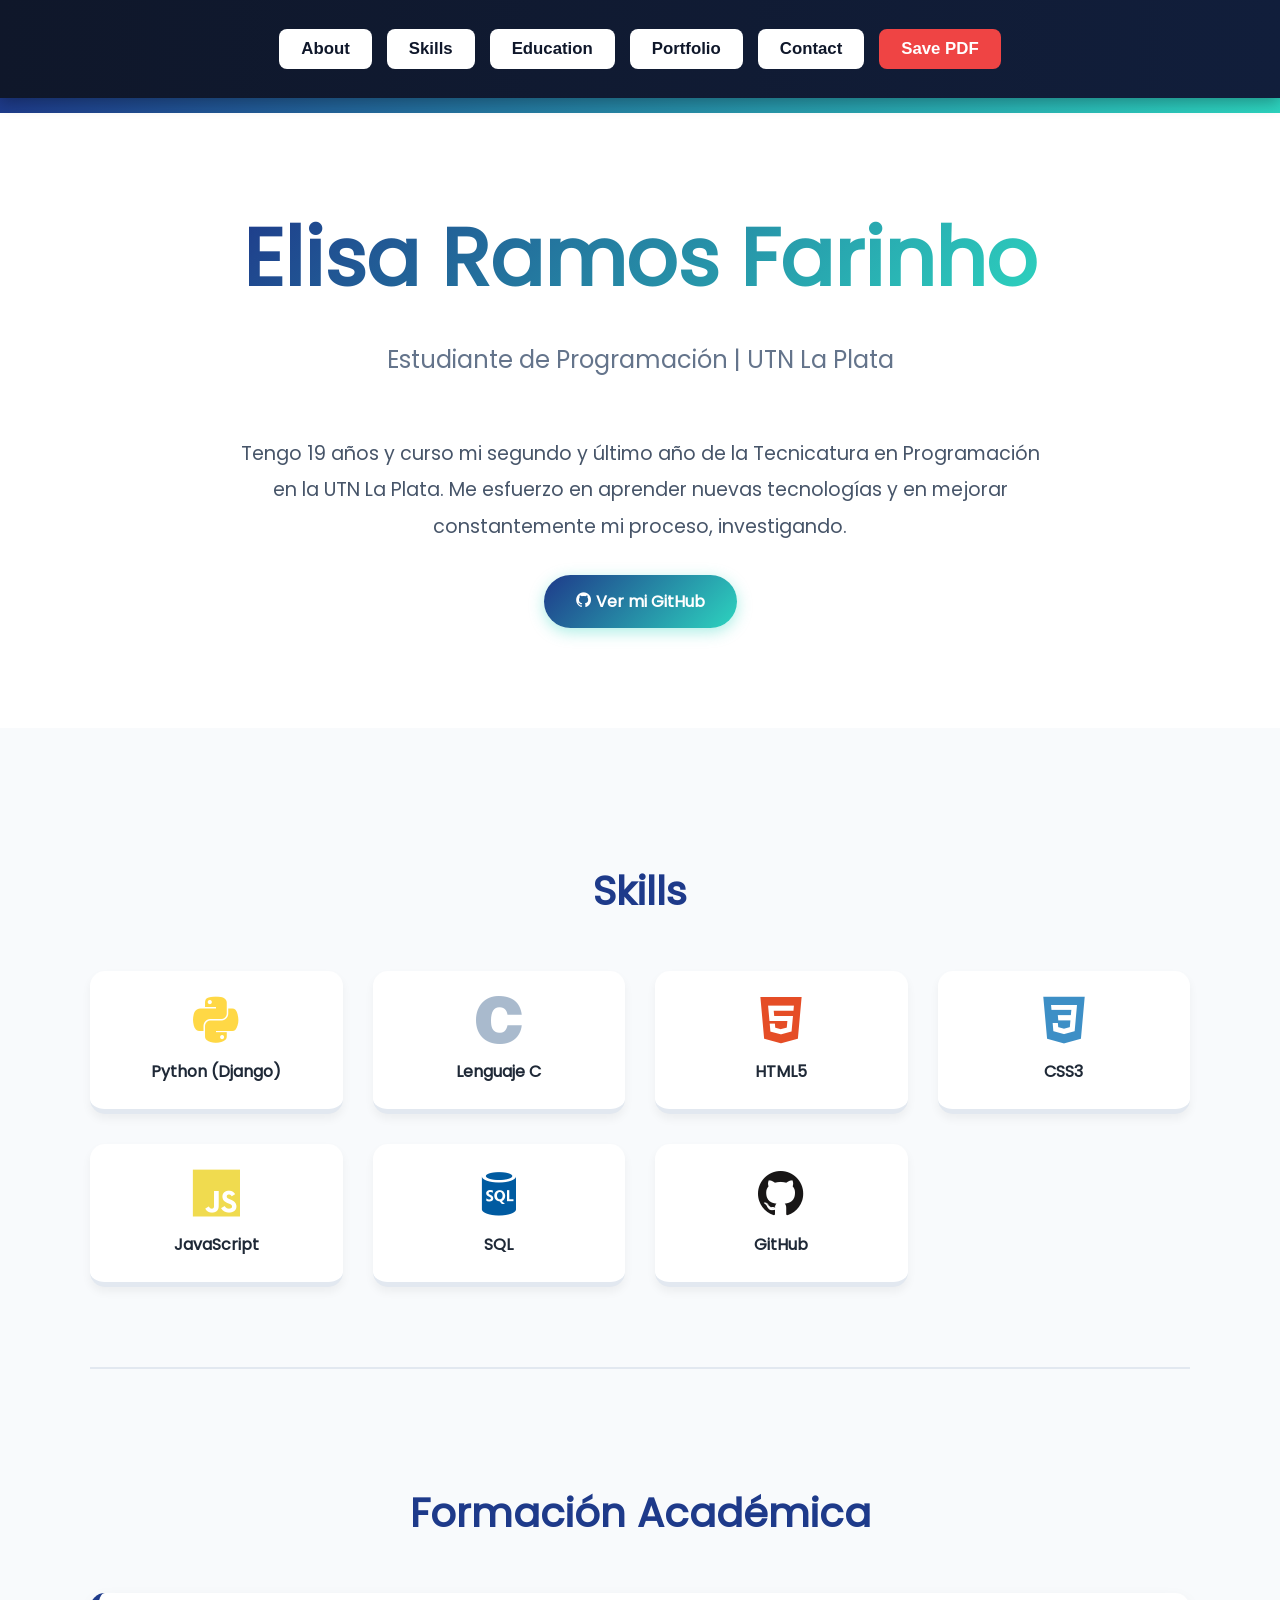
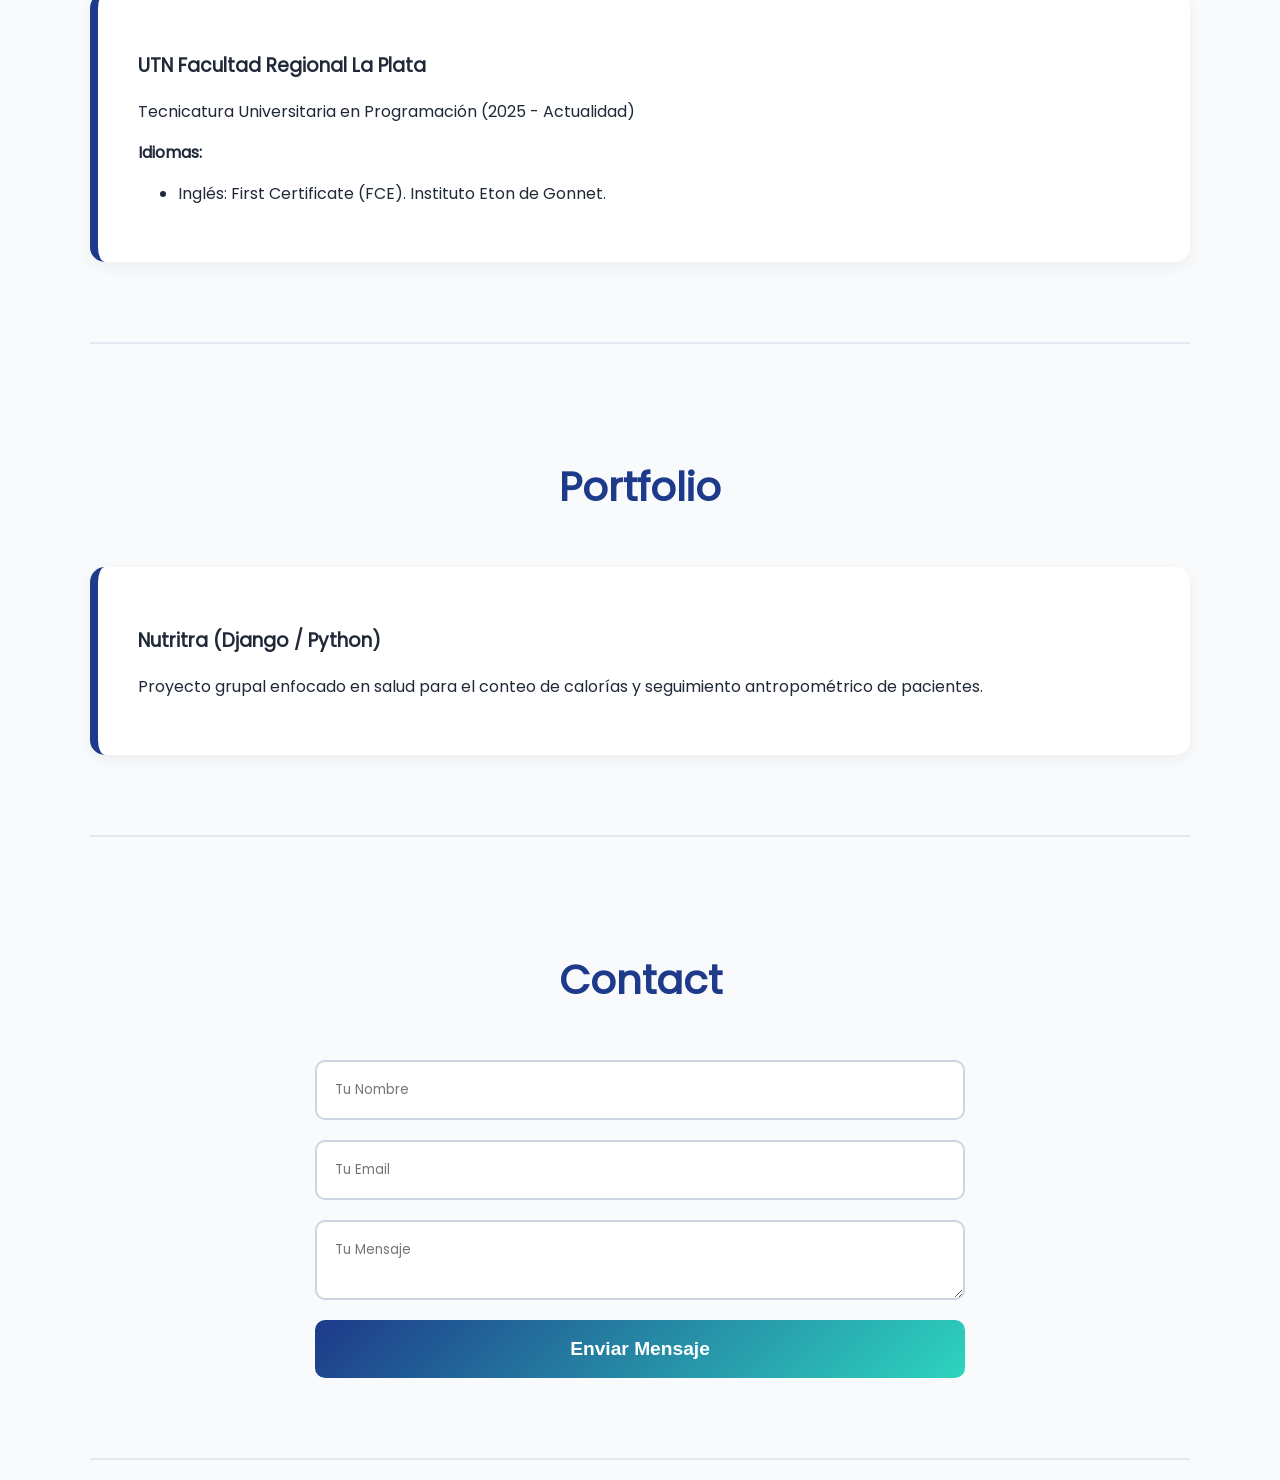
<file: index.html>
<!DOCTYPE html>
<html lang="es">
<head>
    <meta charset="UTF-8">
    <title>CV - Ramos Farinho Elisa</title>
    <link rel="icon" href="https://cdn-icons-png.flaticon.com/512/606/606225.png" type="image/x-icon">
    <link rel="stylesheet" href="css/devicon.min.css">
    <link rel="stylesheet" href="style.css">
</head>
<body>

    <nav class="navbar">
        <button class="nav-btn" data-section="about">About</button>
        <button class="nav-btn" data-section="skills">Skills</button>
        <button class="nav-btn" data-section="education">Education</button>
        <button class="nav-btn" data-section="portfolio">Portfolio</button>
        <button class="nav-btn" data-section="contact">Contact</button>
        <button class="pdf-btn" id="pdfBtn">Save PDF</button>
    </nav>

    <header class="vibrant-header" id="about">
        <div class="top-decoration"></div>
        <h1 class="giant-centered-name">Elisa Ramos Farinho</h1>
        <p class="vibrant-subtitle">Estudiante de Programación | UTN La Plata</p>
        
        <div class="bio-container">
            <p class="personal-bio">
                Tengo 19 años y curso mi segundo y último año de la Tecnicatura en Programación en la UTN La Plata. 
                Me esfuerzo en aprender nuevas tecnologías y en mejorar constantemente mi proceso, investigando.
            </p>
            <a href="https://github.com/elisaramosf" target="_blank" class="github-btn">
                <i class="devicon-github-original"></i> Ver mi GitHub
            </a>
        </div>
    </header>

    <main class="main-container">
        <section class="decorated-section" id="skills">
            <h2>Skills</h2>
            <div class="skills-grid">
                <div class="skill-item"><i class="devicon-python-plain colored"></i> Python (Django)</div>
                <div class="skill-item"><i class="devicon-c-plain colored"></i> Lenguaje C</div>
                <div class="skill-item"><i class="devicon-html5-plain colored"></i> HTML5</div>
                <div class="skill-item"><i class="devicon-css3-plain colored"></i> CSS3</div>
                <div class="skill-item"><i class="devicon-javascript-plain colored"></i> JavaScript</div>
                <div class="skill-item"><i class="devicon-azuresqldatabase-plain colored"></i> SQL</div>
                <div class="skill-item"><i class="devicon-github-original colored"></i> GitHub</div>
            </div>
        </section>

        <section class="decorated-section" id="education">
            <h2>Formación Académica</h2>
            <div class="info-card">
                <h3>UTN Facultad Regional La Plata</h3>
                <p>Tecnicatura Universitaria en Programación (2025 - Actualidad)</p>
                <p><strong>Idiomas:</strong></p>
                <ul>
                    <li>Inglés: First Certificate (FCE). Instituto Eton de Gonnet.</li>
                </ul>
            </div>
        </section>

        <section class="decorated-section" id="portfolio">
            <h2>Portfolio</h2>
            <div class="portfolio-project">
                <h3>Nutritra (Django / Python)</h3>
                <p>Proyecto grupal enfocado en salud para el conteo de calorías y seguimiento antropométrico de pacientes.</p>
            </div>
        </section>

        <section class="decorated-section" id="contact">
            <h2>Contact</h2>
            <form class="contact-form">
                <input type="text" placeholder="Tu Nombre" class="form-input" required>
                <input type="email" placeholder="Tu Email" class="form-input" required>
                <textarea placeholder="Tu Mensaje" class="form-textarea" required></textarea>
                <button type="submit" class="submit-btn">Enviar Mensaje</button>
            </form>
        </section>
    </main>

    <script src="script.js"></script>
</body>
</html>
</file>
<file: style.css>
@font-face {
    font-family: 'Poppins';
    src: url('fonts/Poppins-Regular.ttf') format('truetype');
}

/* Semantic Variables */
:root {
    --color-primary: #1e3a8a;
    --color-accent: #2dd4bf;
    --color-primary-hover: #1d4ed8;
    --bg-dark: #0f172a;
    --bg-light: #f8fafc;
    --main-font: 'Poppins', sans-serif;
    --vibrant-gradient: linear-gradient(135deg, var(--color-primary), var(--color-accent));
}

body {
    font-family: var(--main-font);
    background-color: var(--bg-light);
    margin: 0;
    color: #1f2937;
    scroll-behavior: smooth;
}

/* Navbar */
.navbar {
    position: sticky;
    top: 0;
    background: linear-gradient(90deg, var(--bg-dark), #111e3b);
    padding: 1.8rem;
    display: flex;
    justify-content: center;
    gap: 0.938rem; /* 15px */
    z-index: 1000;
    box-shadow: 0 0.25rem 0.938rem rgba(0,0,0,0.3);
}

.nav-btn, .pdf-btn {
    padding: 0.625rem 1.375rem; /* 10px 22px */
    border: none;
    border-radius: 0.5rem; /* 8px */
    cursor: pointer;
    font-weight: 600;
    font-size: 1.05rem;
    transition: 0.3s ease-in-out;
}

.nav-btn {
    background: white;
    color: var(--bg-dark);
}

.nav-btn:hover {
    background: var(--vibrant-gradient);
    color: white;
    transform: translateY(-0.125rem);
}

.pdf-btn {
    background: #ef4444;
    color: white;
}

/* Header */
.vibrant-header {
    padding: 6.25rem 1.25rem; /* 100px 20px */
    text-align: center;
    background-color: white;
    position: relative;
    display: flex;
    flex-direction: column;
    align-items: center;
}

.top-decoration {
    position: absolute;
    top: 0;
    left: 0;
    width: 100%;
    height: 0.938rem;
    background: var(--vibrant-gradient);
}

.profile-pic {
    width: 9.375rem; /* 150px */
    height: 9.375rem;
    border-radius: 50%;
    border: 0.313rem solid var(--color-accent);
    margin-bottom: 1.25rem;
}

.giant-centered-name {
    font-family: var(--main-font);
    font-size: 5rem;
    margin: 0;
    background: var(--vibrant-gradient);
    -webkit-background-clip: text;
    background-clip: text;
    -webkit-text-fill-color: transparent;
}

.vibrant-subtitle {
    color: #64748b;
    font-size: 1.5rem;
    margin-bottom: 2.5rem;
}

.bio-container {
    max-width: 50rem; /* 800px */
}

.personal-bio {
    line-height: 1.9;
    color: #475569;
    font-size: 1.2rem;
    margin-bottom: 1.875rem;
}

.github-btn {
    display: inline-block;
    background: var(--vibrant-gradient);
    color: white;
    padding: 0.875rem 2rem;
    border-radius: 3.125rem; /* 50px */
    text-decoration: none;
    font-weight: 600;
    box-shadow: 0 0.25rem 0.938rem rgba(45, 212, 191, 0.4);
}

/* Main Content */
.main-container {
    max-width: 68.75rem; /* 1100px */
    margin: 0 auto;
    padding: 1.25rem;
}

.decorated-section {
    padding: 5rem 0;
    border-bottom: 0.125rem solid #e2e8f0;
}

.decorated-section h2 {
    color: var(--color-primary);
    font-size: 2.5rem;
    text-align: center;
    margin-bottom: 3.125rem;
}

/* Skills Grid */
.skills-grid {
    display: grid;
    grid-template-columns: repeat(auto-fit, minmax(12.5rem, 1fr));
    gap: 1.875rem;
}

.skill-item {
    background: white;
    padding: 1.563rem;
    border-radius: 0.938rem;
    text-align: center;
    box-shadow: 0 0.313rem 0.625rem rgba(0,0,0,0.05);
    font-weight: 600;
    border-bottom: 0.313rem solid #e2e8f0;
    transition: 0.3s;
}

.skill-item:hover {
    border-bottom: 0.313rem solid var(--color-accent);
    transform: translateY(-0.5rem);
}

.skill-item i {
    font-size: 3rem;
    display: block;
    margin-bottom: 0.938rem;
}

/* Cards */
.info-card, .portfolio-project {
    background: white;
    padding: 2.5rem;
    border-radius: 0.938rem;
    border-left: 0.5rem solid var(--color-primary);
    box-shadow: 0 0.313rem 0.938rem rgba(0,0,0,0.05);
}

/* Form */
.contact-form {
    display: flex;
    flex-direction: column;
    gap: 1.25rem;
    max-width: 40.625rem;
    margin: 0 auto;
}

.form-input, .form-textarea {
    padding: 1.125rem;
    border: 0.125rem solid #cbd5e1;
    border-radius: 0.625rem;
    font-family: var(--main-font);
}

.submit-btn {
    background: var(--vibrant-gradient);
    color: white;
    padding: 1.125rem;
    border: none;
    border-radius: 0.625rem;
    cursor: pointer;
    font-weight: 600;
    font-size: 1.2rem;
}
</file>
<file: css/devicon.min.css>
﻿@font-face{font-family:"devicon";src:url("fonts/devicon.eot?qd25fp");src:url("fonts/devicon.eot?qd25fp#iefix") format("embedded-opentype"),url("fonts/devicon.ttf?qd25fp") format("truetype"),url("fonts/devicon.woff?qd25fp") format("woff"),url("fonts/devicon.svg?qd25fp#devicon") format("svg");font-weight:normal;font-style:normal;font-display:block}[class^=devicon-],[class*=" devicon-"]{font-family:"devicon" !important;speak:never;font-style:normal;font-weight:normal;font-variant:normal;text-transform:none;line-height:1;-webkit-font-smoothing:antialiased;-moz-osx-font-smoothing:grayscale}.devicon-teleport-line-wordmark:before{content:""}.devicon-teleport-line:before{content:""}.devicon-teleport-original-wordmark:before,.devicon-teleport-plain-wordmark:before{content:""}.devicon-teleport-original:before,.devicon-teleport-plain:before{content:""}.devicon-cosmosdb-plain-wordmark:before{content:""}.devicon-cosmosdb-plain:before{content:""}.devicon-forgejo-line-wordmark:before{content:""}.devicon-forgejo-line:before{content:""}.devicon-forgejo-plain-wordmark:before{content:""}.devicon-forgejo-plain:before{content:""}.devicon-remix-line-wordmark:before{content:""}.devicon-remix-line:before{content:""}.devicon-remix-original-wordmark:before,.devicon-remix-plain-wordmark:before{content:""}.devicon-remix-original:before,.devicon-remix-plain:before{content:""}.devicon-leetcode-line-wordmark:before{content:""}.devicon-leetcode-plain-wordmark:before{content:""}.devicon-leetcode-line:before{content:""}.devicon-leetcode-plain:before{content:""}.devicon-stenciljs-plain-wordmark:before{content:""}.devicon-stenciljs-plain:before{content:""}.devicon-glitch-plain:before{content:""}.devicon-nuxt-plain-wordmark:before{content:""}.devicon-nuxt-original:before,.devicon-nuxt-plain:before{content:""}.devicon-kalilinux-line-wordmark:before{content:""}.devicon-kalilinux-line:before{content:""}.devicon-kalilinux-plain-wordmark:before{content:""}.devicon-kalilinux-original:before,.devicon-kalilinux-plain:before{content:""}.devicon-waku-line:before{content:""}.devicon-waku-plain:before{content:""}.devicon-newrelic-line:before,.devicon-newrelic-line-wordmark:before{content:""}.devicon-newrelic-plain:before,.devicon-newrelic-plain-wordmark:before{content:""}.devicon-racket-line:before{content:""}.devicon-racket-plain:before{content:""}.devicon-bevyengine-line-wordmark:before{content:""}.devicon-bevyengine-line:before{content:""}.devicon-bevyengine-plain-wordmark:before{content:""}.devicon-bevyengine-plain:before{content:""}.devicon-cloudrun-line:before{content:""}.devicon-cloudrun-plain:before{content:""}.devicon-processing-line:before{content:""}.devicon-processing-plain:before,.devicon-processing-plain-wordmark:before{content:""}.devicon-vaadin-original:before,.devicon-vaadin-plain:before{content:""}.devicon-appwrite-plain-wordmark:before{content:""}.devicon-appwrite-original:before,.devicon-appwrite-plain:before{content:""}.devicon-discloud-plain-wordmark:before{content:""}.devicon-discloud-original:before,.devicon-discloud-plain:before{content:""}.devicon-netbeans-plain-wordmark:before{content:""}.devicon-netbeans-plain:before{content:""}.devicon-primeng-plain:before{content:""}.devicon-dynatrace-line-wordmark:before{content:""}.devicon-dynatrace-line:before{content:""}.devicon-dynatrace-plain-wordmark:before{content:""}.devicon-dynatrace-plain:before{content:""}.devicon-expo-line-wordmark:before{content:""}.devicon-expo-line:before{content:""}.devicon-expo-original-wordmark:before,.devicon-expo-plain-wordmark:before{content:""}.devicon-expo-original:before,.devicon-expo-plain:before{content:""}.devicon-sourceengine-plain-wordmark:before{content:""}.devicon-sourceengine-plain:before{content:""}.devicon-linuxmint-plain-wordmark:before{content:""}.devicon-linuxmint-plain:before{content:""}.devicon-sulu-line-wordmark:before{content:""}.devicon-sulu-line:before{content:""}.devicon-sulu-original-wordmark:before,.devicon-sulu-plain-wordmark:before{content:""}.devicon-sulu-original:before,.devicon-sulu-plain:before{content:""}.devicon-gardener-line:before{content:""}.devicon-gardener-plain:before{content:""}.devicon-datadog-original-wordmark:before,.devicon-datadog-plain-wordmark:before{content:""}.devicon-datadog-original:before,.devicon-datadog-plain:before{content:""}.devicon-vyper-original-wordmark:before,.devicon-vyper-plain-wordmark:before{content:""}.devicon-vyper-original:before,.devicon-vyper-plain:before{content:""}.devicon-web3js-plain:before{content:""}.devicon-laminas-line-wordmark:before{content:""}.devicon-laminas-line:before{content:""}.devicon-laminas-original-wordmark:before,.devicon-laminas-plain-wordmark:before{content:""}.devicon-laminas-original:before,.devicon-laminas-plain:before{content:""}.devicon-passport-original-wordmark:before,.devicon-passport-plain-wordmark:before{content:""}.devicon-passport-plain:before{content:""}.devicon-surrealdb-plain-wordmark:before{content:""}.devicon-surrealdb-plain:before{content:""}.devicon-angularjs-plain-wordmark:before{content:""}.devicon-angularjs-plain:before{content:""}.devicon-bash-plain:before{content:""}.devicon-llvm-line:before{content:""}.devicon-llvm-plain:before{content:""}.devicon-ngrx-plain:before{content:""}.devicon-memcached-line-wordmark:before{content:""}.devicon-memcached-line:before{content:""}.devicon-memcached-plain-wordmark:before{content:""}.devicon-memcached-plain:before{content:""}.devicon-reflex-plain-wordmark:before{content:""}.devicon-reflex-plain:before{content:""}.devicon-terramate-original-wordmark:before,.devicon-terramate-plain-wordmark:before{content:""}.devicon-terramate-original:before,.devicon-terramate-plain:before{content:""}.devicon-gitkraken-plain-wordmark:before{content:""}.devicon-gitkraken-original:before,.devicon-gitkraken-plain:before{content:""}.devicon-hoppscotch-plain:before{content:""}.devicon-reactnative-original-wordmark:before{content:""}.devicon-reactnative-original:before{content:""}.devicon-illustrator-line:before{content:""}.devicon-illustrator-plain:before{content:""}.devicon-firebird-plain:before{content:""}.devicon-gleam-plain:before{content:""}.devicon-githubactions-plain-wordmark:before{content:""}.devicon-githubactions-plain:before{content:""}.devicon-bazel-plain-wordmark:before{content:""}.devicon-bazel-plain:before{content:""}.devicon-laraveljetstream-plain-wordmark:before{content:""}.devicon-laraveljetstream-original:before,.devicon-laraveljetstream-plain:before{content:""}.devicon-cobol-original:before,.devicon-cobol-plain:before{content:""}.devicon-rexx-plain-wordmark:before{content:""}.devicon-rexx-plain:before{content:""}.devicon-clickhouse-plain:before{content:""}.devicon-love2d-line:before{content:""}.devicon-love2d-plain:before{content:""}.devicon-talos-plain:before{content:""}.devicon-mapbox-original:before,.devicon-mapbox-plain:before,.devicon-mapbox-original-wordmark:before,.devicon-mapbox-plain-wordmark:before{content:""}.devicon-nats-plain:before{content:""}.devicon-apex-original:before,.devicon-apex-plain:before{content:""}.devicon-proxmox-plain-wordmark:before{content:""}.devicon-proxmox-plain:before{content:""}.devicon-zustand-plain:before{content:""}.devicon-turbo-plain-wordmark:before{content:""}.devicon-turbo-original:before,.devicon-turbo-plain:before{content:""}.devicon-jhipster-plain-wordmark:before{content:""}.devicon-jhipster-plain:before{content:""}.devicon-duckdb-plain:before{content:""}.devicon-spicedb-line:before{content:""}.devicon-spicedb-plain:before{content:""}.devicon-harbor-line-wordmark:before{content:""}.devicon-harbor-line:before{content:""}.devicon-harbor-plain-wordmark:before{content:""}.devicon-harbor-plain:before{content:""}.devicon-hyperv-plain:before{content:""}.devicon-hyperv-original-wordmark:before,.devicon-hyperv-plain-wordmark:before{content:""}.devicon-npss-plain:before{content:""}.devicon-ansys-plain-wordmark:before{content:""}.devicon-ansys-plain:before{content:""}.devicon-inertiajs-plain-wordmark:before{content:""}.devicon-inertiajs-plain:before{content:""}.devicon-fusion-plain:before{content:""}.devicon-radstudio-plain:before{content:""}.devicon-mercurial-plain-wordmark:before{content:""}.devicon-mercurial-plain:before{content:""}.devicon-pug-line:before{content:""}.devicon-pug-plain:before{content:""}.devicon-entityframeworkcore-line:before{content:""}.devicon-entityframeworkcore-plain:before{content:""}.devicon-wolfram-plain-wordmark:before{content:""}.devicon-wolfram-plain:before{content:""}.devicon-cpanel-original-wordmark:before,.devicon-cpanel-plain-wordmark:before{content:""}.devicon-cpanel-original:before,.devicon-cpanel-plain:before{content:""}.devicon-nodejs-line-wordmark:before{content:""}.devicon-nodejs-line:before{content:""}.devicon-nodejs-plain-wordmark:before{content:""}.devicon-nodejs-plain:before{content:""}.devicon-qtest-original-wordmark:before,.devicon-qtest-plain-wordmark:before{content:""}.devicon-qtest-original:before,.devicon-qtest-plain:before{content:""}.devicon-aframe-plain:before{content:""}.devicon-aframe-original-wordmark:before,.devicon-aframe-plain-wordmark:before{content:""}.devicon-babylonjs-plain-wordmark:before{content:""}.devicon-babylonjs-plain:before{content:""}.devicon-delphi-plain:before{content:""}.devicon-netbox-line-wordmark:before{content:""}.devicon-netbox-line:before{content:""}.devicon-netbox-plain-wordmark:before{content:""}.devicon-netbox-plain:before{content:""}.devicon-dyalog-plain:before{content:""}.devicon-tmux-plain-wordmark:before{content:""}.devicon-tmux-plain:before{content:""}.devicon-c-line:before,.devicon-c-line-wordmark:before{content:""}.devicon-c-original:before,.devicon-c-original-wordmark:before,.devicon-c-plain:before,.devicon-c-plain-wordmark:before{content:""}.devicon-npm-plain:before{content:""}.devicon-npm-original-wordmark:before{content:""}.devicon-zsh-line-wordmark:before{content:""}.devicon-zsh-line:before{content:""}.devicon-zsh-plain-wordmark:before{content:""}.devicon-zsh-plain:before{content:""}.devicon-webgpu-line-wordmark:before{content:""}.devicon-webgpu-line:before{content:""}.devicon-webgpu-plain-wordmark:before{content:""}.devicon-webgpu-plain:before{content:""}.devicon-vulkan-line:before,.devicon-vulkan-line-wordmark:before{content:""}.devicon-vulkan-original:before,.devicon-vulkan-original-wordmark:before,.devicon-vulkan-plain:before,.devicon-vulkan-plain-wordmark:before{content:""}.devicon-vscodium-plain:before{content:""}.devicon-veevalidate-line:before{content:""}.devicon-veevalidate-original:before,.devicon-veevalidate-plain:before{content:""}.devicon-twilio-original-wordmark:before,.devicon-twilio-plain-wordmark:before{content:""}.devicon-twilio-original:before,.devicon-twilio-plain:before{content:""}.devicon-thymeleaf-plain-wordmark:before{content:""}.devicon-thymeleaf-plain:before{content:""}.devicon-svgo-line-wordmark:before{content:""}.devicon-svgo-line:before{content:""}.devicon-svgo-plain-wordmark:before{content:""}.devicon-svgo-plain:before{content:""}.devicon-styledcomponents-plain-wordmark:before{content:""}.devicon-styledcomponents-plain:before{content:""}.devicon-stackblitz-line-wordmark:before{content:""}.devicon-stackblitz-line:before{content:""}.devicon-stackblitz-plain-wordmark:before{content:""}.devicon-stackblitz-original:before,.devicon-stackblitz-plain:before{content:""}.devicon-processwire-plain-wordmark:before{content:""}.devicon-processwire-original:before,.devicon-processwire-plain:before{content:""}.devicon-pm2-line-wordmark:before{content:""}.devicon-pm2-line:before{content:""}.devicon-pm2-plain-wordmark:before{content:""}.devicon-pm2-plain:before{content:""}.devicon-pixijs-plain-wordmark:before{content:""}.devicon-pixijs-plain:before{content:""}.devicon-nodered-line:before{content:""}.devicon-nodered-plain:before{content:""}.devicon-ngrok-line:before,.devicon-ngrok-line-wordmark:before{content:""}.devicon-ngrok-original:before,.devicon-ngrok-original-wordmark:before,.devicon-ngrok-plain:before,.devicon-ngrok-plain-wordmark:before{content:""}.devicon-monogame-line-wordmark:before{content:""}.devicon-monogame-line:before{content:""}.devicon-monogame-original:before,.devicon-monogame-plain:before{content:""}.devicon-mattermost-original-wordmark:before,.devicon-mattermost-plain-wordmark:before{content:""}.devicon-mattermost-original:before,.devicon-mattermost-plain:before{content:""}.devicon-libgdx-line:before,.devicon-libgdx-line-wordmark:before{content:""}.devicon-libgdx-plain:before,.devicon-libgdx-plain-wordmark:before{content:""}.devicon-kubeflow-line-wordmark:before{content:""}.devicon-kubeflow-line:before{content:""}.devicon-kubeflow-plain-wordmark:before{content:""}.devicon-kubeflow-plain:before{content:""}.devicon-kaldi-line-wordmark:before{content:""}.devicon-kaldi-line:before{content:""}.devicon-kaldi-plain-wordmark:before{content:""}.devicon-kaldi-plain:before{content:""}.devicon-htmx-line-wordmark:before{content:""}.devicon-htmx-line:before{content:""}.devicon-htmx-plain-wordmark:before{content:""}.devicon-htmx-plain:before{content:""}.devicon-googlecolab-plain:before{content:""}.devicon-filamentphp-original:before,.devicon-filamentphp-original-wordmark:before,.devicon-filamentphp-plain:before,.devicon-filamentphp-plain-wordmark:before{content:""}.devicon-fiber-line:before,.devicon-fiber-line-wordmark:before{content:""}.devicon-fiber-plain:before,.devicon-fiber-plain-wordmark:before{content:""}.devicon-dovecot-line:before,.devicon-dovecot-line-wordmark:before{content:""}.devicon-dovecot-plain:before,.devicon-dovecot-line-wordmark:before{content:""}.devicon-detaspace-line-wordmark:before{content:""}.devicon-detaspace-line:before{content:""}.devicon-datatables-original:before,.devicon-datatables-plain:before,.devicon-datatables-line:before{content:""}.devicon-chartjs-plain-wordmark:before{content:""}.devicon-chartjs-plain:before{content:""}.devicon-chakraui-plain-wordmark:before{content:""}.devicon-chakraui-plain:before{content:""}.devicon-biome-line-wordmark:before{content:""}.devicon-biome-line:before{content:""}.devicon-biome-plain-wordmark:before{content:""}.devicon-biome-original:before,.devicon-biome-plain:before{content:""}.devicon-artixlinux-plain-wordmark:before{content:""}.devicon-artixlinux-plain:before{content:""}.devicon-apollographql-line-wordmark:before{content:""}.devicon-apollographql-line:before{content:""}.devicon-apollographql-original-wordmark:before,.devicon-apollographql-plain-wordmark:before{content:""}.devicon-apollographql-original:before,.devicon-apollographql-plain:before{content:""}.devicon-almalinux-plain-wordmark:before{content:""}.devicon-almalinux-plain:before{content:""}.devicon-aerospike-original-wordmark:before,.devicon-aerospike-plain-wordmark:before{content:""}.devicon-aerospike-original:before,.devicon-aerospike-plain:before{content:""}.devicon-aarch64-line:before,.devicon-aarch64-line-wordmark:before{content:""}.devicon-aarch64-plain:before,.devicon-aarch64-plain-wordmark:before{content:""}.devicon-adonisjs-original:before,.devicon-adonisjs-plain:before{content:""}.devicon-adonisjs-original-wordmark:before,.devicon-adonisjs-plain-wordmark:before{content:""}.devicon-aftereffects-plain:before{content:""}.devicon-akka-plain:before{content:""}.devicon-akka-plain-wordmark:before{content:""}.devicon-algolia-original:before{content:""}.devicon-algolia-original-wordmark:before{content:""}.devicon-alpinejs-original:before,.devicon-alpinejs-plain:before{content:""}.devicon-alpinejs-original-wordmark:before,.devicon-alpinejs-plain-wordmark:before{content:""}.devicon-amazonwebservices-line-wordmark:before,.devicon-amazonwebservices-line:before{content:""}.devicon-amazonwebservices-plain-wordmark:before,.devicon-amazonwebservices-plain:before{content:""}.devicon-anaconda-original:before,.devicon-anaconda-plain:before{content:""}.devicon-anaconda-original-wordmark:before,.devicon-anaconda-plain-wordmark:before{content:""}.devicon-android-plain:before{content:""}.devicon-android-plain-wordmark:before{content:""}.devicon-androidstudio-plain:before{content:""}.devicon-androidstudio-plain-wordmark:before{content:""}.devicon-angularmaterial-plain:before{content:""}.devicon-angular-plain-wordmark:before{content:""}.devicon-angular-plain:before{content:""}.devicon-ansible-plain:before{content:""}.devicon-ansible-plain-wordmark:before{content:""}.devicon-antdesign-plain:before{content:""}.devicon-antdesign-plain-wordmark:before{content:""}.devicon-apacheairflow-plain:before{content:""}.devicon-apacheairflow-plain-wordmark:before{content:""}.devicon-apachekafka-original:before,.devicon-apachekafka-plain:before{content:""}.devicon-apachekafka-original-wordmark:before,.devicon-apachekafka-plain-wordmark:before{content:""}.devicon-apache-line:before{content:""}.devicon-apache-line-wordmark:before{content:""}.devicon-apache-plain:before{content:""}.devicon-apache-plain-wordmark:before{content:""}.devicon-apachespark-original:before,.devicon-apachespark-plain:before{content:""}.devicon-apachespark-plain-wordmark:before{content:""}.devicon-apl-plain:before{content:""}.devicon-appcelerator-original:before,.devicon-appcelerator-plain:before{content:""}.devicon-appcelerator-plain-wordmark:before{content:""}.devicon-apple-original:before,.devicon-apple-plain:before{content:""}.devicon-archlinux-plain:before{content:""}.devicon-archlinux-plain-wordmark:before{content:""}.devicon-arduino-plain:before{content:""}.devicon-arduino-plain-wordmark:before{content:""}.devicon-argocd-plain:before{content:""}.devicon-argocd-plain-wordmark:before{content:""}.devicon-astro-plain:before{content:""}.devicon-astro-plain-wordmark:before{content:""}.devicon-atom-original:before,.devicon-atom-plain:before{content:""}.devicon-atom-original-wordmark:before,.devicon-atom-plain-wordmark:before{content:""}.devicon-awk-plain-wordmark:before{content:""}.devicon-axios-plain:before{content:""}.devicon-axios-plain-wordmark:before{content:""}.devicon-azuredevops-plain:before{content:""}.devicon-azure-plain:before{content:""}.devicon-azure-plain-wordmark:before{content:""}.devicon-azuresqldatabase-plain:before{content:""}.devicon-babel-plain:before,.devicon-babel-original:before{content:""}.devicon-backbonejs-plain:before{content:""}.devicon-backbonejs-plain-wordmark:before{content:""}.devicon-ballerina-line:before{content:""}.devicon-ballerina-line-wordmark:before{content:""}.devicon-ballerina-original:before,.devicon-ballerina-plain:before{content:""}.devicon-ballerina-original-wordmark:before,.devicon-ballerina-plain-wordmark:before{content:""}.devicon-bamboo-original:before,.devicon-bamboo-plain:before{content:""}.devicon-bamboo-original-wordmark:before,.devicon-bamboo-plain-wordmark:before{content:""}.devicon-beats-plain:before{content:""}.devicon-behance-plain:before{content:""}.devicon-behance-plain-wordmark:before{content:""}.devicon-bitbucket-original:before,.devicon-bitbucket-plain:before{content:""}.devicon-bitbucket-original-wordmark:before,.devicon-bitbucket-plain-wordmark:before{content:""}.devicon-blazor-line:before{content:""}.devicon-blazor-original:before,.devicon-blazor-plain:before{content:""}.devicon-blender-original:before{content:""}.devicon-blender-original-wordmark:before{content:""}.devicon-bootstrap-plain:before{content:""}.devicon-bootstrap-plain-wordmark:before{content:""}.devicon-bower-line:before{content:""}.devicon-bower-line-wordmark:before{content:""}.devicon-bower-plain:before{content:""}.devicon-bower-plain-wordmark:before{content:""}.devicon-browserstack-line:before{content:""}.devicon-browserstack-line-wordmark:before{content:""}.devicon-browserstack-plain:before{content:""}.devicon-browserstack-plain-wordmark:before{content:""}.devicon-bulma-plain:before{content:""}.devicon-bun-line:before{content:""}.devicon-bun-plain:before{content:""}.devicon-cairo-plain:before{content:""}.devicon-cairo-plain-wordmark:before{content:""}.devicon-cakephp-plain:before{content:""}.devicon-cakephp-plain-wordmark:before{content:""}.devicon-canva-original:before,.devicon-canva-plain:before{content:""}.devicon-capacitor-plain:before{content:""}.devicon-capacitor-plain-wordmark:before{content:""}.devicon-carbon-original:before,.devicon-carbon-plain:before{content:""}.devicon-cassandra-plain:before{content:""}.devicon-cassandra-plain-wordmark:before{content:""}.devicon-centos-plain:before{content:""}.devicon-centos-plain-wordmark:before{content:""}.devicon-ceylon-plain:before{content:""}.devicon-ceylon-plain-wordmark:before{content:""}.devicon-chrome-plain:before{content:""}.devicon-chrome-plain-wordmark:before{content:""}.devicon-circleci-plain:before{content:""}.devicon-circleci-plain-wordmark:before{content:""}.devicon-clarity-plain:before{content:""}.devicon-clarity-plain-wordmark:before{content:""}.devicon-clion-plain:before{content:""}.devicon-clion-plain-wordmark:before{content:""}.devicon-clojure-line:before,.devicon-clojure-plain:before{content:""}.devicon-clojurescript-plain:before{content:""}.devicon-cloudflare-plain:before{content:""}.devicon-cloudflare-plain-wordmark:before{content:""}.devicon-cloudflareworkers-plain:before{content:""}.devicon-cloudflareworkers-plain-wordmark:before{content:""}.devicon-cmake-plain:before{content:""}.devicon-cmake-plain-wordmark:before{content:""}.devicon-codeac-original:before{content:""}.devicon-codecov-plain:before{content:""}.devicon-codeigniter-plain:before{content:""}.devicon-codeigniter-plain-wordmark:before{content:""}.devicon-codepen-line:before{content:""}.devicon-codepen-line-wordmark:before{content:""}.devicon-codepen-original:before,.devicon-codepen-plain:before{content:""}.devicon-codepen-original-wordmark:before,.devicon-codepen-plain-wordmark:before{content:""}.devicon-coffeescript-original:before,.devicon-coffeescript-plain:before{content:""}.devicon-coffeescript-original-wordmark:before,.devicon-coffeescript-plain-wordmark:before{content:""}.devicon-composer-line:before,.devicon-composer-plain:before{content:""}.devicon-composer-line-wordmark:before,.devicon-composer-plain-wordmark:before{content:""}.devicon-confluence-line:before{content:""}.devicon-confluence-line-wordmark:before{content:""}.devicon-confluence-plain:before{content:""}.devicon-confluence-plain-wordmark:before{content:""}.devicon-consul-original:before,.devicon-consul-plain:before{content:""}.devicon-consul-plain-wordmark:before{content:""}.devicon-contao-original:before{content:""}.devicon-contao-original-wordmark:before{content:""}.devicon-corejs-original:before,.devicon-corejs-plain:before{content:""}.devicon-corejs-original-wordmark:before,.devicon-corejs-plain-wordmark:before{content:""}.devicon-couchbase-original:before,.devicon-couchbase-plain:before{content:""}.devicon-couchbase-plain-wordmark:before{content:""}.devicon-couchdb-plain:before{content:""}.devicon-couchdb-plain-wordmark:before{content:""}.devicon-cplusplus-line:before,.devicon-cplusplus-line-wordmark:before{content:""}.devicon-cplusplus-plain:before,.devicon-cplusplus-plain-wordmark:before{content:""}.devicon-crystal-line:before{content:""}.devicon-crystal-line-wordmark:before{content:""}.devicon-crystal-original:before,.devicon-crystal-plain:before{content:""}.devicon-crystal-original-wordmark:before,.devicon-crystal-plain-wordmark:before{content:""}.devicon-csharp-line:before,.devicon-csharp-line-wordmark:before{content:""}.devicon-csharp-plain:before,.devicon-csharp-plain-wordmark:before{content:""}.devicon-css3-plain:before{content:""}.devicon-css3-plain-wordmark:before{content:""}.devicon-cucumber-plain:before{content:""}.devicon-cucumber-plain-wordmark:before{content:""}.devicon-cypressio-line:before{content:""}.devicon-cypressio-line-wordmark:before{content:""}.devicon-cypressio-plain:before{content:""}.devicon-cypressio-plain-wordmark:before{content:""}.devicon-d3js-plain:before{content:""}.devicon-dart-plain:before{content:""}.devicon-dart-plain-wordmark:before{content:""}.devicon-datagrip-plain:before{content:""}.devicon-datagrip-plain-wordmark:before{content:""}.devicon-dataspell-plain:before{content:""}.devicon-dataspell-plain-wordmark:before{content:""}.devicon-dbeaver-plain:before{content:""}.devicon-debian-plain:before{content:""}.devicon-debian-plain-wordmark:before{content:""}.devicon-denojs-original:before,.devicon-denojs-plain:before{content:""}.devicon-denojs-original-wordmark:before,.devicon-denojs-plain-wordmark:before{content:""}.devicon-devicon-line:before{content:""}.devicon-devicon-line-wordmark:before{content:""}.devicon-devicon-plain:before{content:""}.devicon-devicon-plain-wordmark:before{content:""}.devicon-digitalocean-original:before,.devicon-digitalocean-plain:before{content:""}.devicon-digitalocean-original-wordmark:before,.devicon-digitalocean-plain-wordmark:before{content:""}.devicon-discordjs-plain:before{content:""}.devicon-discordjs-plain-wordmark:before{content:""}.devicon-django-plain:before{content:""}.devicon-django-plain-wordmark:before{content:""}.devicon-djangorest-line:before{content:""}.devicon-djangorest-line-wordmark:before{content:""}.devicon-djangorest-plain:before{content:""}.devicon-djangorest-plain-wordmark:before{content:""}.devicon-docker-plain:before{content:""}.devicon-docker-plain-wordmark:before{content:""}.devicon-doctrine-line:before{content:""}.devicon-doctrine-line-wordmark:before{content:""}.devicon-doctrine-plain:before{content:""}.devicon-doctrine-plain-wordmark:before{content:""}.devicon-dotnetcore-plain:before{content:""}.devicon-dot-net-plain:before{content:""}.devicon-dot-net-plain-wordmark:before{content:""}.devicon-dreamweaver-line:before{content:""}.devicon-dreamweaver-plain:before{content:""}.devicon-dropwizard-plain:before{content:""}.devicon-drupal-plain:before{content:""}.devicon-drupal-plain-wordmark:before{content:""}.devicon-dynamodb-plain:before{content:""}.devicon-eclipse-plain:before{content:""}.devicon-eclipse-plain-wordmark:before{content:""}.devicon-ecto-original:before,.devicon-ecto-plain:before{content:""}.devicon-ecto-plain-wordmark:before{content:""}.devicon-elasticsearch-plain:before{content:""}.devicon-elasticsearch-plain-wordmark:before{content:""}.devicon-electron-original:before{content:""}.devicon-electron-original-wordmark:before{content:""}.devicon-eleventy-plain:before{content:""}.devicon-elixir-plain:before{content:""}.devicon-elixir-plain-wordmark:before{content:""}.devicon-elm-plain:before{content:""}.devicon-elm-plain-wordmark:before{content:""}.devicon-emacs-original:before{content:""}.devicon-embeddedc-plain:before{content:""}.devicon-embeddedc-plain-wordmark:before{content:""}.devicon-ember-original-wordmark:before,.devicon-ember-plain-wordmark:before{content:""}.devicon-ember-plain:before{content:""}.devicon-envoy-plain:before{content:""}.devicon-envoy-plain-wordmark:before{content:""}.devicon-erlang-plain:before{content:""}.devicon-erlang-plain-wordmark:before{content:""}.devicon-eslint-line:before{content:""}.devicon-eslint-line-wordmark:before{content:""}.devicon-eslint-plain:before{content:""}.devicon-eslint-plain-wordmark:before{content:""}.devicon-express-original:before{content:""}.devicon-express-original-wordmark:before{content:""}.devicon-facebook-plain:before,.devicon-facebook-original:before{content:""}.devicon-fastapi-plain:before{content:""}.devicon-fastapi-plain-wordmark:before{content:""}.devicon-fastify-plain:before{content:""}.devicon-fastify-plain-wordmark:before{content:""}.devicon-faunadb-line:before{content:""}.devicon-faunadb-line-wordmark:before{content:""}.devicon-faunadb-original:before,.devicon-faunadb-plain:before{content:""}.devicon-faunadb-original-wordmark:before,.devicon-faunadb-plain-wordmark:before{content:""}.devicon-feathersjs-original:before{content:""}.devicon-fedora-plain:before{content:""}.devicon-figma-plain:before{content:""}.devicon-filezilla-line:before{content:""}.devicon-filezilla-line-wordmark:before{content:""}.devicon-filezilla-plain:before{content:""}.devicon-filezilla-plain-wordmark:before{content:""}.devicon-firebase-line:before{content:""}.devicon-firebase-line-wordmark:before{content:""}.devicon-firebase-plain:before{content:""}.devicon-firebase-plain-wordmark:before{content:""}.devicon-firefox-plain:before{content:""}.devicon-firefox-plain-wordmark:before{content:""}.devicon-flask-original:before,.devicon-flask-plain:before{content:""}.devicon-flask-original-wordmark:before,.devicon-flask-plain-wordmark:before{content:""}.devicon-flutter-plain:before{content:""}.devicon-fortran-original:before{content:""}.devicon-foundation-plain:before{content:""}.devicon-foundation-plain-wordmark:before{content:""}.devicon-framermotion-original:before,.devicon-framermotion-plain:before{content:""}.devicon-framermotion-original-wordmark:before,.devicon-framermotion-plain-wordmark:before{content:""}.devicon-framework7-original:before,.devicon-framework7-plain:before{content:""}.devicon-framework7-original-wordmark:before,.devicon-framework7-plain-wordmark:before{content:""}.devicon-fsharp-plain:before{content:""}.devicon-gatling-line:before{content:""}.devicon-gatling-line-wordmark:before{content:""}.devicon-gatling-original:before,.devicon-gatling-plain:before{content:""}.devicon-gatling-plain-wordmark:before{content:""}.devicon-gatsby-original:before,.devicon-gatsby-plain:before{content:""}.devicon-gatsby-plain-wordmark:before{content:""}.devicon-gazebo-plain:before{content:""}.devicon-gazebo-plain-wordmark:before{content:""}.devicon-gcc-line:before,.devicon-gcc-line-wordmark:before{content:""}.devicon-gcc-plain:before,.devicon-gcc-plain-wordmark:before{content:""}.devicon-gentoo-line:before{content:""}.devicon-gentoo-line-wordmark:before{content:""}.devicon-gentoo-plain:before{content:""}.devicon-gentoo-plain-wordmark:before{content:""}.devicon-ghost-original:before{content:""}.devicon-ghost-original-wordmark:before{content:""}.devicon-gimp-line:before{content:""}.devicon-gimp-line-wordmark:before{content:""}.devicon-gimp-plain:before{content:""}.devicon-gimp-plain-wordmark:before{content:""}.devicon-gitbook-line:before{content:""}.devicon-gitbook-line-wordmark:before{content:""}.devicon-gitbook-original:before,.devicon-gitbook-plain:before{content:""}.devicon-gitbook-original-wordmark:before,.devicon-gitbook-plain-wordmark:before{content:""}.devicon-githubcodespaces-plain:before{content:""}.devicon-github-original:before,.devicon-github-plain:before{content:""}.devicon-github-original-wordmark:before{content:""}.devicon-gitlab-plain:before{content:""}.devicon-gitlab-plain-wordmark:before{content:""}.devicon-git-plain:before{content:""}.devicon-git-plain-wordmark:before{content:""}.devicon-gitpod-plain:before{content:""}.devicon-gitpod-plain-wordmark:before{content:""}.devicon-gitter-plain:before{content:""}.devicon-gitter-plain-wordmark:before{content:""}.devicon-godot-plain:before{content:""}.devicon-godot-plain-wordmark:before{content:""}.devicon-goland-plain:before{content:""}.devicon-goland-plain-wordmark:before{content:""}.devicon-go-line:before{content:""}.devicon-googlecloud-plain:before{content:""}.devicon-googlecloud-plain-wordmark:before{content:""}.devicon-google-plain:before,.devicon-google-original:before{content:""}.devicon-google-plain-wordmark:before,.devicon-google-original-wordmark:before{content:""}.devicon-go-original-wordmark:before,.devicon-go-plain-wordmark:before{content:""}.devicon-go-plain:before{content:""}.devicon-gradle-original:before,.devicon-gradle-plain:before{content:""}.devicon-gradle-original-wordmark:before,.devicon-gradle-plain-wordmark:before{content:""}.devicon-grafana-line:before{content:""}.devicon-grafana-line-wordmark:before{content:""}.devicon-grafana-plain:before{content:""}.devicon-grafana-plain-wordmark:before{content:""}.devicon-grails-plain:before{content:""}.devicon-graphql-plain:before{content:""}.devicon-graphql-plain-wordmark:before{content:""}.devicon-groovy-plain:before{content:""}.devicon-grpc-plain:before{content:""}.devicon-grunt-line:before{content:""}.devicon-grunt-line-wordmark:before{content:""}.devicon-grunt-plain:before{content:""}.devicon-grunt-plain-wordmark:before{content:""}.devicon-gulp-plain:before{content:""}.devicon-hadoop-plain:before,.devicon-hadoop-line:before{content:""}.devicon-hadoop-plain-wordmark:before,.devicon-hadoop-line-wordmark:before{content:""}.devicon-handlebars-line:before{content:""}.devicon-handlebars-line-wordmark:before{content:""}.devicon-handlebars-original:before,.devicon-handlebars-plain:before{content:""}.devicon-handlebars-original-wordmark:before,.devicon-handlebars-plain-wordmark:before{content:""}.devicon-hardhat-plain:before{content:""}.devicon-hardhat-plain-wordmark:before{content:""}.devicon-harvester-original:before,.devicon-harvester-plain:before{content:""}.devicon-harvester-plain-wordmark:before{content:""}.devicon-haskell-plain:before{content:""}.devicon-haskell-plain-wordmark:before{content:""}.devicon-haxe-plain:before{content:""}.devicon-helm-line:before{content:""}.devicon-helm-original:before,.devicon-helm-plain:before{content:""}.devicon-heroku-original:before,.devicon-heroku-line:before{content:""}.devicon-heroku-original-wordmark:before,.devicon-heroku-line-wordmark:before{content:""}.devicon-heroku-plain:before{content:""}.devicon-heroku-plain-wordmark:before{content:""}.devicon-hibernate-plain:before{content:""}.devicon-hibernate-plain-wordmark:before{content:""}.devicon-homebrew-line:before{content:""}.devicon-homebrew-line-wordmark:before{content:""}.devicon-homebrew-plain:before{content:""}.devicon-homebrew-plain-wordmark:before{content:""}.devicon-html5-plain:before{content:""}.devicon-html5-plain-wordmark:before{content:""}.devicon-hugo-plain:before{content:""}.devicon-hugo-plain-wordmark:before{content:""}.devicon-ie10-original:before,.devicon-ie10-plain:before{content:""}.devicon-ifttt-original:before,.devicon-ifttt-plain:before{content:""}.devicon-influxdb-original:before,.devicon-influxdb-plain:before{content:""}.devicon-influxdb-original-wordmark:before,.devicon-influxdb-plain-wordmark:before{content:""}.devicon-inkscape-plain:before{content:""}.devicon-inkscape-plain-wordmark:before{content:""}.devicon-insomnia-plain:before{content:""}.devicon-insomnia-plain-wordmark:before{content:""}.devicon-intellij-plain:before{content:""}.devicon-intellij-plain-wordmark:before{content:""}.devicon-ionic-original:before{content:""}.devicon-ionic-original-wordmark:before{content:""}.devicon-jaegertracing-plain:before{content:""}.devicon-jaegertracing-plain-wordmark:before{content:""}.devicon-jamstack-original:before,.devicon-jamstack-plain:before{content:""}.devicon-jamstack-plain-wordmark:before{content:""}.devicon-jasmine-original:before,.devicon-jasmine-plain:before{content:""}.devicon-jasmine-original-wordmark:before,.devicon-jasmine-plain-wordmark:before{content:""}.devicon-java-plain:before{content:""}.devicon-java-plain-wordmark:before{content:""}.devicon-javascript-plain:before{content:""}.devicon-jeet-plain:before{content:""}.devicon-jeet-plain-wordmark:before{content:""}.devicon-jekyll-plain:before{content:""}.devicon-jekyll-plain-wordmark:before{content:""}.devicon-jenkins-line:before{content:""}.devicon-jenkins-plain:before{content:""}.devicon-jest-plain:before{content:""}.devicon-jetbrains-plain:before{content:""}.devicon-jetpackcompose-line:before{content:""}.devicon-jetpackcompose-line-wordmark:before{content:""}.devicon-jetpackcompose-plain:before{content:""}.devicon-jetpackcompose-plain-wordmark:before{content:""}.devicon-jiraalign-plain:before{content:""}.devicon-jiraalign-plain-wordmark:before{content:""}.devicon-jira-plain:before{content:""}.devicon-jira-plain-wordmark:before{content:""}.devicon-jquery-plain:before{content:""}.devicon-jquery-plain-wordmark:before{content:""}.devicon-json-plain:before{content:""}.devicon-jule-original:before,.devicon-jule-plain:before{content:""}.devicon-jule-original-wordmark:before,.devicon-jule-plain-wordmark:before{content:""}.devicon-julia-plain:before{content:""}.devicon-julia-plain-wordmark:before{content:""}.devicon-junit-line:before{content:""}.devicon-junit-line-wordmark:before{content:""}.devicon-junit-plain:before{content:""}.devicon-junit-plain-wordmark:before{content:""}.devicon-jupyter-plain:before{content:""}.devicon-jupyter-plain-wordmark:before{content:""}.devicon-k3os-line:before{content:""}.devicon-k3os-line-wordmark:before{content:""}.devicon-k3os-original:before,.devicon-k3os-plain:before{content:""}.devicon-k3os-plain-wordmark:before{content:""}.devicon-k3s-original:before,.devicon-k3s-plain:before{content:""}.devicon-k3s-plain-wordmark:before{content:""}.devicon-k6-original:before,.devicon-k6-plain:before{content:""}.devicon-kaggle-original:before,.devicon-kaggle-plain:before{content:""}.devicon-kaggle-original-wordmark:before,.devicon-kaggle-plain-wordmark:before{content:""}.devicon-karatelabs-plain:before{content:""}.devicon-karatelabs-plain-wordmark:before{content:""}.devicon-karma-plain:before{content:""}.devicon-kdeneon-plain:before{content:""}.devicon-keras-line:before{content:""}.devicon-keras-line-wordmark:before{content:""}.devicon-keras-plain:before{content:""}.devicon-keras-plain-wordmark:before{content:""}.devicon-kibana-plain:before{content:""}.devicon-kibana-plain-wordmark:before{content:""}.devicon-knexjs-original:before,.devicon-knexjs-plain:before{content:""}.devicon-knexjs-plain-wordmark:before{content:""}.devicon-knockout-plain-wordmark:before{content:""}.devicon-kotlin-plain:before{content:""}.devicon-kotlin-plain-wordmark:before{content:""}.devicon-krakenjs-plain:before{content:""}.devicon-krakenjs-plain-wordmark:before{content:""}.devicon-ktor-plain:before{content:""}.devicon-ktor-plain-wordmark:before{content:""}.devicon-kubernetes-line:before{content:""}.devicon-kubernetes-line-wordmark:before{content:""}.devicon-kubernetes-plain:before{content:""}.devicon-kubernetes-plain-wordmark:before{content:""}.devicon-labview-plain:before{content:""}.devicon-labview-plain-wordmark:before{content:""}.devicon-laravel-line:before{content:""}.devicon-laravel-line-wordmark:before{content:""}.devicon-laravel-original:before,.devicon-laravel-plain:before{content:""}.devicon-laravel-original-wordmark:before,.devicon-laravel-plain-wordmark:before{content:""}.devicon-latex-original:before,.devicon-latex-plain:before{content:""}.devicon-less-plain-wordmark:before{content:""}.devicon-linkedin-plain:before{content:""}.devicon-linkedin-plain-wordmark:before{content:""}.devicon-linux-plain:before{content:""}.devicon-liquibase-original:before,.devicon-liquibase-plain:before{content:""}.devicon-liquibase-original-wordmark:before,.devicon-liquibase-plain-wordmark:before{content:""}.devicon-livewire-plain:before{content:""}.devicon-livewire-plain-wordmark:before{content:""}.devicon-lodash-plain:before{content:""}.devicon-logstash-plain:before{content:""}.devicon-logstash-plain-wordmark:before{content:""}.devicon-lua-line:before,.devicon-lua-line-wordmark:before{content:""}.devicon-lua-plain:before,.devicon-lua-plain-wordmark:before{content:""}.devicon-lumen-original:before,.devicon-lumen-plain:before{content:""}.devicon-magento-line:before{content:""}.devicon-magento-line-wordmark:before{content:""}.devicon-magento-original:before,.devicon-magento-plain:before{content:""}.devicon-magento-plain-wordmark:before{content:""}.devicon-mariadb-original:before,.devicon-mariadb-plain:before{content:""}.devicon-mariadb-original-wordmark:before,.devicon-mariadb-plain-wordmark:before{content:""}.devicon-markdown-original:before,.devicon-markdown-plain:before{content:""}.devicon-materializecss-plain:before{content:""}.devicon-materialui-plain:before{content:""}.devicon-matlab-line:before{content:""}.devicon-matlab-plain:before{content:""}.devicon-matplotlib-plain:before{content:""}.devicon-matplotlib-plain-wordmark:before{content:""}.devicon-maven-plain:before{content:""}.devicon-maven-plain-wordmark:before{content:""}.devicon-maya-plain:before{content:""}.devicon-maya-plain-wordmark:before{content:""}.devicon-meteor-plain:before{content:""}.devicon-meteor-plain-wordmark:before{content:""}.devicon-microsoftsqlserver-line:before{content:""}.devicon-microsoftsqlserver-line-wordmark:before{content:""}.devicon-microsoftsqlserver-plain:before{content:""}.devicon-microsoftsqlserver-plain-wordmark:before{content:""}.devicon-minitab-plain:before{content:""}.devicon-mithril-line:before{content:""}.devicon-mithril-original:before,.devicon-mithril-plain:before{content:""}.devicon-mobx-plain:before{content:""}.devicon-mocha-plain:before{content:""}.devicon-modx-plain:before{content:""}.devicon-modx-plain-wordmark:before{content:""}.devicon-moleculer-original:before,.devicon-moleculer-plain:before{content:""}.devicon-moleculer-original-wordmark:before,.devicon-moleculer-plain-wordmark:before{content:""}.devicon-mongodb-plain:before{content:""}.devicon-mongodb-plain-wordmark:before{content:""}.devicon-mongoose-original:before{content:""}.devicon-mongoose-original-wordmark:before{content:""}.devicon-moodle-plain:before{content:""}.devicon-moodle-plain-wordmark:before{content:""}.devicon-msdos-line:before{content:""}.devicon-msdos-plain:before{content:""}.devicon-mysql-original:before,.devicon-mysql-plain:before{content:""}.devicon-mysql-plain-wordmark:before{content:""}.devicon-nano-plain:before{content:""}.devicon-nano-plain-wordmark:before{content:""}.devicon-neo4j-plain:before{content:""}.devicon-neo4j-plain-wordmark:before{content:""}.devicon-neovim-line:before{content:""}.devicon-neovim-line-wordmark:before{content:""}.devicon-neovim-plain:before{content:""}.devicon-neovim-plain-wordmark:before{content:""}.devicon-nestjs-line:before{content:""}.devicon-nestjs-line-wordmark:before{content:""}.devicon-nestjs-original:before,.devicon-nestjs-plain:before{content:""}.devicon-nestjs-original-wordmark:before,.devicon-nestjs-plain-wordmark:before{content:""}.devicon-netlify-plain:before{content:""}.devicon-netlify-plain-wordmark:before{content:""}.devicon-networkx-line:before{content:""}.devicon-networkx-line-wordmark:before{content:""}.devicon-networkx-plain:before{content:""}.devicon-networkx-plain-wordmark:before{content:""}.devicon-nextjs-line:before{content:""}.devicon-nextjs-line-wordmark:before{content:""}.devicon-nextjs-original-wordmark:before,.devicon-nextjs-plain-wordmark:before{content:""}.devicon-nextjs-plain:before{content:""}.devicon-nginx-original:before,.devicon-nginx-original-wordmark:before,.devicon-nginx-plain:before,.devicon-nginx-plain-wordmark:before{content:""}.devicon-nhibernate-line:before{content:""}.devicon-nhibernate-line-wordmark:before{content:""}.devicon-nhibernate-plain:before{content:""}.devicon-nhibernate-plain-wordmark:before{content:""}.devicon-nimble-plain:before{content:""}.devicon-nim-line:before{content:""}.devicon-nim-line-wordmark:before{content:""}.devicon-nim-plain:before{content:""}.devicon-nim-plain-wordmark:before{content:""}.devicon-nixos-plain:before{content:""}.devicon-nixos-plain-wordmark:before{content:""}.devicon-nodemon-line:before{content:""}.devicon-nodemon-plain:before{content:""}.devicon-nodewebkit-line:before{content:""}.devicon-nodewebkit-line-wordmark:before{content:""}.devicon-nodewebkit-plain:before{content:""}.devicon-nodewebkit-plain-wordmark:before{content:""}.devicon-nomad-original:before,.devicon-nomad-plain:before{content:""}.devicon-nomad-plain-wordmark:before{content:""}.devicon-norg-plain:before{content:""}.devicon-notion-line:before{content:""}.devicon-notion-plain:before{content:""}.devicon-nuget-original:before{content:""}.devicon-nuget-original-wordmark:before{content:""}.devicon-numpy-line:before{content:""}.devicon-numpy-line-wordmark:before{content:""}.devicon-numpy-plain:before{content:""}.devicon-numpy-plain-wordmark:before{content:""}.devicon-nuxtjs-plain:before{content:""}.devicon-nuxtjs-plain-wordmark:before{content:""}.devicon-oauth-plain:before,.devicon-oauth-plain-wordmark:before{content:""}.devicon-objectivec-plain:before{content:""}.devicon-ocaml-plain:before{content:""}.devicon-ocaml-plain-wordmark:before{content:""}.devicon-ohmyzsh-plain:before{content:""}.devicon-okta-plain:before{content:""}.devicon-okta-plain-wordmark:before{content:""}.devicon-openal-plain:before{content:""}.devicon-openapi-line:before{content:""}.devicon-openapi-line-wordmark:before{content:""}.devicon-openapi-plain:before{content:""}.devicon-openapi-plain-wordmark:before{content:""}.devicon-opencl-line:before,.devicon-opencl-line-wordmark:before{content:""}.devicon-opencl-plain:before,.devicon-opencl-plain-wordmark:before{content:""}.devicon-opencv-plain:before{content:""}.devicon-opencv-plain-wordmark:before{content:""}.devicon-opengl-plain:before{content:""}.devicon-openstack-original:before,.devicon-openstack-plain:before{content:""}.devicon-openstack-plain-wordmark:before{content:""}.devicon-opensuse-original:before,.devicon-opensuse-plain:before{content:""}.devicon-opensuse-original-wordmark:before,.devicon-opensuse-plain-wordmark:before{content:""}.devicon-opentelemetry-plain:before{content:""}.devicon-opentelemetry-plain-wordmark:before{content:""}.devicon-opera-plain:before{content:""}.devicon-opera-plain-wordmark:before{content:""}.devicon-oracle-original:before,.devicon-oracle-plain:before{content:""}.devicon-ory-original:before,.devicon-ory-plain:before{content:""}.devicon-ory-original-wordmark:before,.devicon-ory-plain-wordmark:before{content:""}.devicon-p5js-original:before,.devicon-p5js-plain:before,.devicon-p5js-original-wordmark:before,.devicon-p5js-plain-wordmark:before{content:""}.devicon-packer-line:before{content:""}.devicon-packer-line-wordmark:before{content:""}.devicon-packer-plain:before{content:""}.devicon-packer-plain-wordmark:before{content:""}.devicon-pandas-line:before{content:""}.devicon-pandas-line-wordmark:before{content:""}.devicon-pandas-plain:before{content:""}.devicon-pandas-plain-wordmark:before{content:""}.devicon-perl-plain:before{content:""}.devicon-pfsense-original:before,.devicon-pfsense-plain:before{content:""}.devicon-pfsense-original-wordmark:before,.devicon-pfsense-plain-wordmark:before{content:""}.devicon-phalcon-plain:before{content:""}.devicon-phoenix-original:before,.devicon-phoenix-plain:before{content:""}.devicon-phoenix-plain-wordmark:before{content:""}.devicon-photonengine-plain:before,.devicon-photonengine-plain-wordmark:before{content:""}.devicon-photoshop-line:before{content:""}.devicon-photoshop-plain:before{content:""}.devicon-php-plain:before{content:""}.devicon-phpstorm-plain:before{content:""}.devicon-phpstorm-plain-wordmark:before{content:""}.devicon-playwright-plain:before{content:""}.devicon-plotly-plain:before{content:""}.devicon-plotly-plain-wordmark:before{content:""}.devicon-pnpm-plain:before{content:""}.devicon-pnpm-plain-wordmark:before{content:""}.devicon-podman-plain:before{content:""}.devicon-podman-plain-wordmark:before{content:""}.devicon-poetry-plain:before{content:""}.devicon-polygon-plain:before{content:""}.devicon-polygon-plain-wordmark:before{content:""}.devicon-portainer-original:before,.devicon-portainer-plain:before{content:""}.devicon-portainer-original-wordmark:before,.devicon-portainer-plain-wordmark:before{content:""}.devicon-postcss-original:before,.devicon-postcss-plain:before{content:""}.devicon-postcss-plain-wordmark:before{content:""}.devicon-postgresql-plain:before{content:""}.devicon-postgresql-plain-wordmark:before{content:""}.devicon-postman-plain:before{content:""}.devicon-postman-plain-wordmark:before{content:""}.devicon-powershell-plain:before{content:""}.devicon-premierepro-plain:before{content:""}.devicon-prisma-original:before,.devicon-prisma-plain:before{content:""}.devicon-prisma-original-wordmark:before,.devicon-prisma-plain-wordmark:before{content:""}.devicon-prolog-plain:before{content:""}.devicon-prolog-plain-wordmark:before{content:""}.devicon-prometheus-line:before{content:""}.devicon-prometheus-line-wordmark:before{content:""}.devicon-prometheus-original:before,.devicon-prometheus-plain:before{content:""}.devicon-prometheus-plain-wordmark:before{content:""}.devicon-protractor-line:before{content:""}.devicon-protractor-line-wordmark:before{content:""}.devicon-protractor-plain:before{content:""}.devicon-protractor-plain-wordmark:before{content:""}.devicon-pulsar-original:before,.devicon-pulsar-plain:before{content:""}.devicon-pulsar-original-wordmark:before,.devicon-pulsar-plain-wordmark:before{content:""}.devicon-pulumi-plain:before{content:""}.devicon-pulumi-plain-wordmark:before{content:""}.devicon-puppeteer-plain:before,.devicon-puppeteer-plain-wordmark:before{content:""}.devicon-purescript-original:before{content:""}.devicon-purescript-original-wordmark:before{content:""}.devicon-putty-plain:before{content:""}.devicon-pycharm-plain:before{content:""}.devicon-pycharm-plain-wordmark:before{content:""}.devicon-pypi-plain:before{content:""}.devicon-pypi-plain-wordmark:before{content:""}.devicon-pyscript-plain-wordmark:before{content:""}.devicon-pytest-plain:before{content:""}.devicon-pytest-plain-wordmark:before{content:""}.devicon-python-plain:before{content:""}.devicon-python-plain-wordmark:before{content:""}.devicon-pytorch-original:before,.devicon-pytorch-plain:before{content:""}.devicon-pytorch-plain-wordmark:before{content:""}.devicon-qodana-plain:before{content:""}.devicon-qodana-plain-wordmark:before{content:""}.devicon-qt-original:before,.devicon-qt-plain:before{content:""}.devicon-quarkus-plain:before{content:""}.devicon-quarkus-plain-wordmark:before{content:""}.devicon-quasar-plain:before{content:""}.devicon-quasar-plain-wordmark:before{content:""}.devicon-qwik-plain:before{content:""}.devicon-qwik-plain-wordmark:before{content:""}.devicon-rabbitmq-original:before,.devicon-rabbitmq-plain:before{content:""}.devicon-rabbitmq-plain-wordmark:before{content:""}.devicon-rails-plain:before{content:""}.devicon-rails-plain-wordmark:before{content:""}.devicon-railway-line:before{content:""}.devicon-railway-line-wordmark:before{content:""}.devicon-railway-original:before,.devicon-railway-plain:before{content:""}.devicon-railway-original-wordmark:before,.devicon-railway-plain-wordmark:before{content:""}.devicon-rancher-line:before{content:""}.devicon-rancher-line-wordmark:before{content:""}.devicon-rancher-original:before,.devicon-rancher-plain:before{content:""}.devicon-rancher-plain-wordmark:before{content:""}.devicon-raspberrypi-line:before{content:""}.devicon-raspberrypi-line-wordmark:before{content:""}.devicon-raspberrypi-plain:before{content:""}.devicon-raspberrypi-plain-wordmark:before{content:""}.devicon-reach-plain:before{content:""}.devicon-reactbootstrap-original:before,.devicon-reactbootstrap-plain:before{content:""}.devicon-reactnavigation-original:before,.devicon-reactnavigation-plain:before{content:""}.devicon-react-original:before,.devicon-react-plain:before{content:""}.devicon-react-original-wordmark:before,.devicon-react-plain-wordmark:before{content:""}.devicon-reactrouter-plain:before{content:""}.devicon-reactrouter-plain-wordmark:before{content:""}.devicon-readthedocs-line:before{content:""}.devicon-readthedocs-original:before,.devicon-readthedocs-plain:before{content:""}.devicon-readthedocs-original-wordmark:before,.devicon-readthedocs-plain-wordmark:before{content:""}.devicon-realm-plain:before{content:""}.devicon-realm-plain-wordmark:before{content:""}.devicon-rect-plain:before{content:""}.devicon-redhat-plain:before{content:""}.devicon-redhat-plain-wordmark:before{content:""}.devicon-redis-plain:before{content:""}.devicon-redis-plain-wordmark:before{content:""}.devicon-redux-original:before,.devicon-redux-plain:before{content:""}.devicon-renpy-plain:before{content:""}.devicon-replit-original:before,.devicon-replit-plain:before{content:""}.devicon-replit-plain-wordmark:before{content:""}.devicon-rider-plain:before{content:""}.devicon-rider-plain-wordmark:before{content:""}.devicon-r-line:before{content:""}.devicon-rocksdb-line:before{content:""}.devicon-rocksdb-plain:before{content:""}.devicon-rockylinux-original:before,.devicon-rockylinux-plain:before{content:""}.devicon-rockylinux-plain-wordmark:before{content:""}.devicon-rollup-line:before{content:""}.devicon-rollup-line-wordmark:before{content:""}.devicon-rollup-plain:before{content:""}.devicon-rollup-plain-wordmark:before{content:""}.devicon-ros-original:before{content:""}.devicon-ros-original-wordmark:before{content:""}.devicon-r-plain:before{content:""}.devicon-rspec-line:before{content:""}.devicon-rspec-line-wordmark:before{content:""}.devicon-rspec-plain:before{content:""}.devicon-rspec-plain-wordmark:before{content:""}.devicon-rstudio-plain:before{content:""}.devicon-rubymine-plain:before{content:""}.devicon-rubymine-plain-wordmark:before{content:""}.devicon-ruby-plain:before{content:""}.devicon-ruby-plain-wordmark:before{content:""}.devicon-rust-line:before{content:""}.devicon-rust-original:before,.devicon-rust-plain:before{content:""}.devicon-rxjs-plain:before{content:""}.devicon-safari-line:before{content:""}.devicon-safari-line-wordmark:before{content:""}.devicon-safari-plain:before{content:""}.devicon-safari-plain-wordmark:before{content:""}.devicon-salesforce-plain:before{content:""}.devicon-sanity-plain:before{content:""}.devicon-sass-original:before,.devicon-sass-plain:before{content:""}.devicon-scala-plain:before{content:""}.devicon-scala-plain-wordmark:before{content:""}.devicon-scalingo-line:before{content:""}.devicon-scalingo-line-wordmark:before{content:""}.devicon-scalingo-plain:before{content:""}.devicon-scalingo-plain-wordmark:before{content:""}.devicon-scikitlearn-line:before,.devicon-scikitlearn-line-wordmark:before{content:""}.devicon-scikitlearn-plain:before,.devicon-scikitlearn-plain-wordmark:before{content:""}.devicon-sdl-plain:before{content:""}.devicon-selenium-original:before,.devicon-selenium-plain:before{content:""}.devicon-sema-original:before,.devicon-sema-plain:before{content:""}.devicon-sema-original-wordmark:before,.devicon-sema-plain-wordmark:before{content:""}.devicon-sentry-original:before,.devicon-sentry-plain:before{content:""}.devicon-sentry-original-wordmark:before,.devicon-sentry-plain-wordmark:before{content:""}.devicon-sequelize-plain:before{content:""}.devicon-sequelize-plain-wordmark:before{content:""}.devicon-shopware-original:before{content:""}.devicon-shopware-original-wordmark:before{content:""}.devicon-shotgrid-original-wordmark:before,.devicon-shotgrid-plain-wordmark:before{content:""}.devicon-shotgrid-plain:before{content:""}.devicon-sketch-line:before{content:""}.devicon-sketch-line-wordmark:before{content:""}.devicon-sketch-plain:before{content:""}.devicon-sketch-plain-wordmark:before{content:""}.devicon-slack-plain:before{content:""}.devicon-slack-plain-wordmark:before{content:""}.devicon-socketio-original:before,.devicon-socketio-plain:before{content:""}.devicon-socketio-original-wordmark:before,.devicon-socketio-plain-wordmark:before{content:""}.devicon-solidity-plain:before{content:""}.devicon-solidjs-plain:before{content:""}.devicon-solidjs-plain-wordmark:before{content:""}.devicon-sonarqube-line:before{content:""}.devicon-sonarqube-line-wordmark:before{content:""}.devicon-sonarqube-original:before,.devicon-sonarqube-plain:before{content:""}.devicon-sonarqube-plain-wordmark:before{content:""}.devicon-sourcetree-original:before,.devicon-sourcetree-plain:before{content:""}.devicon-sourcetree-original-wordmark:before,.devicon-sourcetree-plain-wordmark:before{content:""}.devicon-spack-plain:before{content:""}.devicon-splunk-original-wordmark:before,.devicon-splunk-plain-wordmark:before{content:""}.devicon-spring-original:before,.devicon-spring-plain:before{content:""}.devicon-spring-original-wordmark:before,.devicon-spring-plain-wordmark:before{content:""}.devicon-spss-plain:before{content:""}.devicon-spyder-plain:before{content:""}.devicon-spyder-plain-wordmark:before{content:""}.devicon-sqlalchemy-plain:before{content:""}.devicon-sqlalchemy-plain-wordmark:before{content:""}.devicon-sqldeveloper-plain:before{content:""}.devicon-sqlite-plain:before{content:""}.devicon-sqlite-plain-wordmark:before{content:""}.devicon-ssh-original:before,.devicon-ssh-plain:before{content:""}.devicon-ssh-original-wordmark:before,.devicon-ssh-plain-wordmark:before{content:""}.devicon-stackoverflow-line:before{content:""}.devicon-stackoverflow-line-wordmark:before{content:""}.devicon-stackoverflow-plain:before{content:""}.devicon-stackoverflow-plain-wordmark:before{content:""}.devicon-stata-original-wordmark:before,.devicon-stata-plain-wordmark:before{content:""}.devicon-storybook-plain:before{content:""}.devicon-storybook-plain-wordmark:before{content:""}.devicon-streamlit-plain:before{content:""}.devicon-streamlit-plain-wordmark:before{content:""}.devicon-stylus-original:before{content:""}.devicon-subversion-original:before,.devicon-subversion-plain:before{content:""}.devicon-subversion-plain-wordmark:before{content:""}.devicon-supabase-plain:before{content:""}.devicon-supabase-plain-wordmark:before{content:""}.devicon-svelte-plain:before{content:""}.devicon-svelte-plain-wordmark:before{content:""}.devicon-swagger-plain:before{content:""}.devicon-swagger-plain-wordmark:before{content:""}.devicon-swift-plain:before{content:""}.devicon-swift-plain-wordmark:before{content:""}.devicon-swiper-original:before,.devicon-swiper-plain:before{content:""}.devicon-symfony-original:before,.devicon-symfony-plain:before{content:""}.devicon-symfony-original-wordmark:before,.devicon-symfony-plain-wordmark:before{content:""}.devicon-tailwindcss-original:before,.devicon-tailwindcss-plain:before{content:""}.devicon-tailwindcss-plain-wordmark:before{content:""}.devicon-tauri-plain:before{content:""}.devicon-tauri-plain-wordmark:before{content:""}.devicon-tensorflow-line:before{content:""}.devicon-tensorflow-line-wordmark:before{content:""}.devicon-tensorflow-original:before{content:""}.devicon-tensorflow-original-wordmark:before{content:""}.devicon-terraform-plain:before{content:""}.devicon-terraform-plain-wordmark:before{content:""}.devicon-tex-original:before,.devicon-tex-original-wordmark:before,.devicon-tex-plain:before,.devicon-tex-plain-wordmark:before{content:""}.devicon-thealgorithms-plain:before{content:""}.devicon-thealgorithms-plain-wordmark:before{content:""}.devicon-threedsmax-plain:before,.devicon-threedsmax-plain-wordmark:before{content:""}.devicon-threejs-original:before{content:""}.devicon-threejs-original-wordmark:before{content:""}.devicon-titaniumsdk-original:before,.devicon-titaniumsdk-plain:before{content:""}.devicon-tomcat-line:before{content:""}.devicon-tomcat-line-wordmark:before{content:""}.devicon-tortoisegit-line:before{content:""}.devicon-tortoisegit-plain:before{content:""}.devicon-towergit-plain:before{content:""}.devicon-towergit-plain-wordmark:before{content:""}.devicon-traefikmesh-line:before{content:""}.devicon-traefikmesh-line-wordmark:before{content:""}.devicon-traefikmesh-original:before,.devicon-traefikmesh-plain:before{content:""}.devicon-traefikmesh-plain-wordmark:before{content:""}.devicon-traefikproxy-line:before{content:""}.devicon-traefikproxy-line-wordmark:before{content:""}.devicon-traefikproxy-original:before,.devicon-traefikproxy-plain:before{content:""}.devicon-traefikproxy-plain-wordmark:before{content:""}.devicon-travis-line:before{content:""}.devicon-travis-line-wordmark:before{content:""}.devicon-travis-plain:before{content:""}.devicon-travis-plain-wordmark:before{content:""}.devicon-trello-line:before{content:""}.devicon-trello-line-wordmark:before{content:""}.devicon-trello-plain:before{content:""}.devicon-trello-plain-wordmark:before{content:""}.devicon-trpc-plain:before{content:""}.devicon-trpc-plain-wordmark:before{content:""}.devicon-twitter-original:before,.devicon-twitter-plain:before{content:""}.devicon-typescript-plain:before,.devicon-typescript-original:before{content:""}.devicon-typo3-line:before{content:""}.devicon-typo3-line-wordmark:before{content:""}.devicon-typo3-original:before,.devicon-typo3-plain:before{content:""}.devicon-typo3-plain-wordmark:before{content:""}.devicon-ubuntu-plain:before{content:""}.devicon-ubuntu-plain-wordmark:before{content:""}.devicon-unifiedmodelinglanguage-plain:before{content:""}.devicon-unifiedmodelinglanguage-plain-wordmark:before{content:""}.devicon-unity-line:before{content:""}.devicon-unity-line-wordmark:before{content:""}.devicon-unity-plain:before{content:""}.devicon-unity-plain-wordmark:before{content:""}.devicon-unix-original:before{content:""}.devicon-unrealengine-original:before,.devicon-unrealengine-plain:before{content:""}.devicon-unrealengine-original-wordmark:before,.devicon-unrealengine-plain-wordmark:before{content:""}.devicon-uwsgi-plain:before{content:""}.devicon-v8-plain:before,.devicon-v8-plain-wordmark:before{content:""}.devicon-vagrant-plain:before{content:""}.devicon-vagrant-plain-wordmark:before{content:""}.devicon-vala-plain:before{content:""}.devicon-vala-plain-wordmark:before{content:""}.devicon-vault-original:before,.devicon-vault-plain:before{content:""}.devicon-vault-plain-wordmark:before{content:""}.devicon-vercel-line:before{content:""}.devicon-vercel-line-wordmark:before{content:""}.devicon-vercel-original:before,.devicon-vercel-plain:before{content:""}.devicon-vercel-original-wordmark:before,.devicon-vercel-plain-wordmark:before{content:""}.devicon-vertx-line:before{content:""}.devicon-vertx-line-wordmark:before{content:""}.devicon-vertx-plain:before{content:""}.devicon-vertx-plain-wordmark:before{content:""}.devicon-vim-plain:before{content:""}.devicon-visualbasic-line:before{content:""}.devicon-visualbasic-plain:before{content:""}.devicon-visualstudio-line:before{content:""}.devicon-visualstudio-plain:before{content:""}.devicon-vitejs-plain:before{content:""}.devicon-vite-original:before,.devicon-vite-plain:before{content:""}.devicon-vite-original-wordmark:before,.devicon-vite-plain-wordmark:before{content:""}.devicon-vitess-plain:before{content:""}.devicon-vitess-plain-wordmark:before{content:""}.devicon-vitest-plain:before{content:""}.devicon-vscode-plain:before{content:""}.devicon-vscode-plain-wordmark:before{content:""}.devicon-vsphere-line:before{content:""}.devicon-vsphere-line-wordmark:before{content:""}.devicon-vsphere-plain:before{content:""}.devicon-vsphere-plain-wordmark:before{content:""}.devicon-vuejs-line:before{content:""}.devicon-vuejs-line-wordmark:before{content:""}.devicon-vuejs-plain:before{content:""}.devicon-vuejs-plain-wordmark:before{content:""}.devicon-vuestorefront-plain:before{content:""}.devicon-vuetify-line:before{content:""}.devicon-vuetify-plain:before{content:""}.devicon-wasm-original:before,.devicon-wasm-plain:before{content:""}.devicon-wasm-plain-wordmark:before{content:""}.devicon-webflow-original:before{content:""}.devicon-weblate-plain:before{content:""}.devicon-weblate-plain-wordmark:before{content:""}.devicon-webpack-plain:before{content:""}.devicon-webpack-plain-wordmark:before{content:""}.devicon-webstorm-plain:before{content:""}.devicon-webstorm-plain-wordmark:before{content:""}.devicon-windows8-original:before,.devicon-windows8-plain:before{content:""}.devicon-windows8-original-wordmark:before,.devicon-windows8-plain-wordmark:before{content:""}.devicon-windows11-original:before,.devicon-windows11-plain:before{content:""}.devicon-windows11-original-wordmark:before,.devicon-windows11-plain-wordmark:before{content:""}.devicon-woocommerce-plain:before{content:""}.devicon-woocommerce-plain-wordmark:before{content:""}.devicon-wordpress-plain:before{content:""}.devicon-wordpress-plain-wordmark:before{content:""}.devicon-xamarin-original:before,.devicon-xamarin-plain:before{content:""}.devicon-xamarin-original-wordmark:before,.devicon-xamarin-plain-wordmark:before{content:""}.devicon-xcode-plain:before{content:""}.devicon-xd-line:before{content:""}.devicon-xd-plain:before{content:""}.devicon-xml-line:before,.devicon-xml-line-wordmark:before{content:""}.devicon-xml-plain:before,.devicon-xml-plain-wordmark:before{content:""}.devicon-yaml-plain:before,.devicon-yaml-plain-wordmark:before{content:""}.devicon-yarn-line:before{content:""}.devicon-yarn-line-wordmark:before{content:""}.devicon-yarn-original:before,.devicon-yarn-plain:before{content:""}.devicon-yarn-original-wordmark:before,.devicon-yarn-plain-wordmark:before{content:""}.devicon-yii-plain:before{content:""}.devicon-yii-plain-wordmark:before{content:""}.devicon-yugabytedb-plain:before{content:""}.devicon-yugabytedb-plain-wordmark:before{content:""}.devicon-yunohost-plain:before{content:""}.devicon-zend-line:before{content:""}.devicon-zend-line-wordmark:before{content:""}.devicon-zend-original:before,.devicon-zend-plain:before{content:""}.devicon-zend-original-wordmark:before,.devicon-zend-plain-wordmark:before{content:""}.devicon-zig-original:before,.devicon-zig-plain:before{content:""}.devicon-zig-plain-wordmark:before{content:""}.devicon-aarch64-plain.colored,.devicon-aarch64-line.colored,.devicon-aarch64-original-wordmark.colored,.devicon-aarch64-plain-wordmark.colored,.devicon-aarch64-line-wordmark.colored{color:#16358c}.devicon-adonisjs-original.colored,.devicon-adonisjs-original-wordmark.colored,.devicon-adonisjs-plain.colored,.devicon-adonisjs-plain-wordmark.colored{color:#5a45ff}.devicon-aerospike-original.colored,.devicon-aerospike-original-wordmark.colored,.devicon-aerospike-plain.colored,.devicon-aerospike-plain-wordmark.colored{color:#c21417}.devicon-aframe-original-wordmark.colored,.devicon-aframe-plain.colored,.devicon-aframe-plain-wordmark.colored{color:#ee295f}.devicon-aftereffects-plain.colored{color:#1f0740}.devicon-akka-plain.colored,.devicon-akka-plain-wordmark.colored{color:#15a9ce}.devicon-algolia-original.colored,.devicon-algolia-original-wordmark.colored{color:#003dff}.devicon-almalinux-plain.colored,.devicon-almalinux-plain-wordmark.colored{color:#fff}.devicon-alpinejs-original.colored,.devicon-alpinejs-original-wordmark.colored,.devicon-alpinejs-plain.colored,.devicon-alpinejs-plain-wordmark.colored{color:#2d3441}.devicon-amazonwebservices-plain-wordmark.colored,.devicon-amazonwebservices-line-wordmark.colored,.devicon-amazonwebservices-original.colored,.devicon-amazonwebservices-plain.colored,.devicon-amazonwebservices-line.colored{color:#f90}.devicon-anaconda-original.colored,.devicon-anaconda-original-wordmark.colored,.devicon-anaconda-plain.colored,.devicon-anaconda-plain-wordmark.colored{color:#3eb049}.devicon-android-plain.colored,.devicon-android-plain-wordmark.colored{color:#a4c439}.devicon-androidstudio-plain.colored,.devicon-androidstudio-plain-wordmark.colored{color:#4285f4}.devicon-angular-plain.colored,.devicon-angular-plain-wordmark.colored{color:#fff}.devicon-angularjs-plain.colored,.devicon-angularjs-plain-wordmark.colored{color:#c4473a}.devicon-angularmaterial-plain.colored{color:#ffa726}.devicon-ansible-plain.colored,.devicon-ansible-plain-wordmark.colored{color:#1a1918}.devicon-ansys-plain.colored,.devicon-ansys-plain-wordmark.colored{color:#000}.devicon-antdesign-plain.colored,.devicon-antdesign-plain-wordmark.colored{color:#0073bb}.devicon-apache-plain.colored,.devicon-apache-plain-wordmark.colored,.devicon-apache-line.colored,.devicon-apache-line-wordmark.colored{color:#cb2533}.devicon-apacheairflow-plain.colored,.devicon-apacheairflow-plain-wordmark.colored{color:#017cee}.devicon-apachekafka-original.colored,.devicon-apachekafka-original-wordmark.colored,.devicon-apachekafka-plain.colored,.devicon-apachekafka-plain-wordmark.colored{color:#231f20}.devicon-apachespark-original.colored,.devicon-apachespark-plain-wordmark.colored,.devicon-apachespark-plain.colored{color:#e15919}.devicon-apex-original.colored,.devicon-apex-plain.colored{color:#0d9dda}.devicon-apl-plain.colored{color:#24a148}.devicon-apollographql-original.colored,.devicon-apollographql-original-wordmark.colored,.devicon-apollographql-line.colored,.devicon-apollographql-line-wordmark.colored,.devicon-apollographql-plain.colored,.devicon-apollographql-plain-wordmark.colored{color:#112b49}.devicon-appcelerator-original.colored,.devicon-appcelerator-plain-wordmark.colored,.devicon-appcelerator-plain.colored{color:#ac162c}.devicon-apple-original.colored,.devicon-apple-plain.colored{color:#000}.devicon-appwrite-original.colored,.devicon-appwrite-plain-wordmark.colored,.devicon-appwrite-plain.colored{color:#fd366e}.devicon-archlinux-plain.colored,.devicon-archlinux-plain-wordmark.colored{color:#1791cf}.devicon-arduino-plain.colored,.devicon-arduino-plain-wordmark.colored{color:#00979d}.devicon-argocd-plain.colored,.devicon-argocd-plain-wordmark.colored{color:#ef7b4d}.devicon-artixlinux-plain.colored,.devicon-artixlinux-plain-wordmark.colored{color:#10a0cc}.devicon-astro-plain.colored,.devicon-astro-plain-wordmark.colored{color:#ff5d01}.devicon-atom-original.colored,.devicon-atom-original-wordmark.colored,.devicon-atom-plain.colored,.devicon-atom-plain-wordmark.colored{color:#67595d}.devicon-awk-plain-wordmark.colored,.devicon-awk-plain.colored{color:#0a094d}.devicon-axios-plain.colored,.devicon-axios-plain-wordmark.colored{color:#5a29e4}.devicon-azure-plain.colored,.devicon-azure-plain-wordmark.colored{color:#0089d6}.devicon-azuredevops-plain.colored{color:#0078d4}.devicon-azuresqldatabase-plain.colored{color:#005ba1}.devicon-babel-plain.colored,.devicon-babel-original.colored{color:#f9dc3e}.devicon-babylonjs-plain.colored,.devicon-babylonjs-plain-wordmark.colored{color:#bb464b}.devicon-backbonejs-plain.colored,.devicon-backbonejs-plain-wordmark.colored{color:#002a41}.devicon-ballerina-original.colored,.devicon-ballerina-original-wordmark.colored,.devicon-ballerina-line.colored,.devicon-ballerina-line-wordmark.colored,.devicon-ballerina-plain.colored,.devicon-ballerina-plain-wordmark.colored{color:#46c0bc}.devicon-bamboo-original.colored,.devicon-bamboo-original-wordmark.colored,.devicon-bamboo-plain.colored,.devicon-bamboo-plain-wordmark.colored{color:#1068e2}.devicon-bash-plain.colored{color:#293138}.devicon-bazel-plain.colored,.devicon-bazel-plain-wordmark.colored{color:#76d275}.devicon-beats-plain.colored{color:#07c}.devicon-behance-plain.colored,.devicon-behance-plain-wordmark.colored{color:#0071e0}.devicon-bevyengine-plain.colored,.devicon-bevyengine-plain-wordmark.colored,.devicon-bevyengine-line.colored,.devicon-bevyengine-line-wordmark.colored{color:#282828}.devicon-biome-original.colored,.devicon-biome-plain-wordmark.colored,.devicon-biome-line.colored,.devicon-biome-line-wordmark.colored,.devicon-biome-plain.colored{color:#60a5fa}.devicon-bitbucket-original.colored,.devicon-bitbucket-original-wordmark.colored,.devicon-bitbucket-plain.colored,.devicon-bitbucket-plain-wordmark.colored{color:#205081}.devicon-blazor-original.colored,.devicon-blazor-line.colored,.devicon-blazor-plain.colored{color:#5c2d91}.devicon-blender-original.colored,.devicon-blender-original-wordmark.colored{color:#dc7b2e}.devicon-bootstrap-plain.colored,.devicon-bootstrap-plain-wordmark.colored{color:#712cf9}.devicon-bower-plain.colored,.devicon-bower-plain-wordmark.colored,.devicon-bower-line.colored,.devicon-bower-line-wordmark.colored{color:#ef5734}.devicon-browserstack-plain.colored,.devicon-browserstack-plain-wordmark.colored,.devicon-browserstack-line.colored,.devicon-browserstack-line-wordmark.colored{color:#0070f0}.devicon-bulma-plain.colored{color:#00d1b2}.devicon-bun-plain.colored,.devicon-bun-line.colored{color:#fbf0df}.devicon-c-original.colored,.devicon-c-line.colored,.devicon-c-original-wordmark.colored,.devicon-c-plain.colored,.devicon-c-plain-wordmark.colored,.devicon-c-line-wordmark.colored{color:#a9bacd}.devicon-cairo-plain.colored,.devicon-cairo-plain-wordmark.colored{color:#f39914}.devicon-cakephp-plain.colored,.devicon-cakephp-plain-wordmark.colored{color:#d43d44}.devicon-canva-original.colored,.devicon-canva-plain.colored{color:#00c4cc}.devicon-capacitor-plain.colored,.devicon-capacitor-plain-wordmark.colored{color:#53b9ff}.devicon-carbon-original.colored,.devicon-carbon-plain.colored{color:#000}.devicon-cassandra-plain.colored,.devicon-cassandra-plain-wordmark.colored{color:#1185b0}.devicon-centos-plain.colored,.devicon-centos-plain-wordmark.colored{color:#932178}.devicon-ceylon-plain.colored,.devicon-ceylon-plain-wordmark.colored{color:#ab710a}.devicon-chakraui-plain.colored,.devicon-chakraui-plain-wordmark.colored{color:#52c8c5}.devicon-chartjs-plain.colored,.devicon-chartjs-plain-wordmark.colored{color:#ff6384}.devicon-chrome-plain.colored,.devicon-chrome-plain-wordmark.colored{color:#ce4e4e}.devicon-circleci-plain.colored,.devicon-circleci-plain-wordmark.colored{color:#343434}.devicon-clarity-plain.colored,.devicon-clarity-plain-wordmark.colored{color:#13171a}.devicon-clickhouse-plain.colored{color:#f9ff69}.devicon-clion-plain.colored,.devicon-clion-plain-wordmark.colored{color:#21d789}.devicon-clojure-line.colored,.devicon-clojure-plain.colored,.devicon-clojure-plain.colored{color:#5881d8}.devicon-clojurescript-plain.colored{color:#96ca4b}.devicon-cloudflare-plain.colored,.devicon-cloudflare-plain-wordmark.colored{color:#f38020}.devicon-cloudflareworkers-plain.colored,.devicon-cloudflareworkers-plain-wordmark.colored{color:#ea9344}.devicon-cloudrun-plain.colored,.devicon-cloudrun-line.colored{color:#4285f4}.devicon-cmake-plain.colored,.devicon-cmake-plain-wordmark.colored{color:#0e8a16}.devicon-cobol-original.colored,.devicon-cobol-plain.colored{color:#000}.devicon-codeac-original.colored{color:#005096}.devicon-codecov-plain.colored{color:#e0225c}.devicon-codeigniter-plain.colored,.devicon-codeigniter-plain-wordmark.colored{color:#ee4323}.devicon-codepen-original.colored,.devicon-codepen-original-wordmark.colored,.devicon-codepen-line.colored,.devicon-codepen-line-wordmark.colored,.devicon-codepen-plain.colored,.devicon-codepen-plain-wordmark.colored{color:#000}.devicon-coffeescript-original.colored,.devicon-coffeescript-original-wordmark.colored,.devicon-coffeescript-plain.colored,.devicon-coffeescript-plain-wordmark.colored{color:#28334c}.devicon-composer-line.colored,.devicon-composer-line-wordmark.colored,.devicon-composer-plain.colored,.devicon-composer-plain-wordmark.colored{color:#000}.devicon-confluence-plain.colored,.devicon-confluence-plain-wordmark.colored,.devicon-confluence-line.colored,.devicon-confluence-line-wordmark.colored{color:#136be6}.devicon-consul-original.colored,.devicon-consul-plain-wordmark.colored,.devicon-consul-plain.colored{color:#e03875}.devicon-contao-original.colored,.devicon-contao-original-wordmark.colored{color:#f47c00}.devicon-corejs-original.colored,.devicon-corejs-original-wordmark.colored,.devicon-corejs-plain.colored,.devicon-corejs-plain-wordmark.colored{color:#000}.devicon-cosmosdb-plain.colored,.devicon-cosmosdb-plain-wordmark.colored{color:#59b3d8}.devicon-couchbase-original.colored,.devicon-couchbase-plain-wordmark.colored,.devicon-couchbase-plain.colored{color:#ea2328}.devicon-couchdb-plain.colored,.devicon-couchdb-plain-wordmark.colored{color:#e42528}.devicon-cpanel-original.colored,.devicon-cpanel-original-wordmark.colored,.devicon-cpanel-plain.colored,.devicon-cpanel-plain-wordmark.colored{color:#ff6c2c}.devicon-cplusplus-plain.colored,.devicon-cplusplus-line.colored,.devicon-cplusplus-plain-wordmark.colored,.devicon-cplusplus-line-wordmark.colored{color:#004482}.devicon-crystal-original.colored,.devicon-crystal-original-wordmark.colored,.devicon-crystal-line.colored,.devicon-crystal-line-wordmark.colored,.devicon-crystal-plain.colored,.devicon-crystal-plain-wordmark.colored{color:#000}.devicon-csharp-plain.colored,.devicon-csharp-plain-wordmark.colored,.devicon-csharp-line.colored,.devicon-csharp-line-wordmark.colored,.devicon-csharp-plain-wordmark.colored,.devicon-csharp-line-wordmark.colored{color:#68217a}.devicon-css3-plain.colored,.devicon-css3-plain-wordmark.colored{color:#3d8fc6}.devicon-cucumber-plain.colored,.devicon-cucumber-plain-wordmark.colored{color:#00a818}.devicon-cypressio-plain.colored,.devicon-cypressio-plain-wordmark.colored,.devicon-cypressio-line.colored,.devicon-cypressio-line-wordmark.colored{color:#1b1e2e}.devicon-d3js-plain.colored{color:#f7974e}.devicon-dart-plain.colored,.devicon-dart-plain-wordmark.colored{color:#00a8e1}.devicon-datadog-original.colored,.devicon-datadog-original-wordmark.colored,.devicon-datadog-plain.colored,.devicon-datadog-plain-wordmark.colored{color:#632ca6}.devicon-datagrip-plain.colored,.devicon-datagrip-plain-wordmark.colored{color:#21d789}.devicon-dataspell-plain.colored,.devicon-dataspell-plain-wordmark.colored{color:#087cfa}.devicon-datatables-original.colored,.devicon-datatables-plain.colored,.devicon-datatables-line.colored{color:#fff}.devicon-dbeaver-plain.colored{color:#382a24}.devicon-debian-plain.colored,.devicon-debian-plain-wordmark.colored{color:#a80030}.devicon-delphi-plain.colored{color:#a81c21}.devicon-denojs-original.colored,.devicon-denojs-original-wordmark.colored,.devicon-denojs-plain.colored,.devicon-denojs-plain-wordmark.colored{color:#000}.devicon-detaspace-line.colored,.devicon-detaspace-line-wordmark.colored{color:#f73b95}.devicon-devicon-plain.colored,.devicon-devicon-plain-wordmark.colored,.devicon-devicon-line.colored,.devicon-devicon-line-wordmark.colored{color:#60be86}.devicon-digitalocean-original.colored,.devicon-digitalocean-original-wordmark.colored,.devicon-digitalocean-plain.colored,.devicon-digitalocean-plain-wordmark.colored{color:#0080ff}.devicon-discloud-original.colored,.devicon-discloud-plain-wordmark.colored,.devicon-discloud-plain.colored{color:#57f287}.devicon-discordjs-plain.colored,.devicon-discordjs-plain-wordmark.colored{color:#0c0c14}.devicon-django-plain.colored,.devicon-django-plain-wordmark.colored{color:#092e20}.devicon-djangorest-plain.colored,.devicon-djangorest-line.colored,.devicon-djangorest-plain-wordmark.colored,.devicon-djangorest-line-wordmark.colored{color:#a30000}.devicon-docker-plain.colored,.devicon-docker-plain-wordmark.colored{color:#019bc6}.devicon-doctrine-plain.colored,.devicon-doctrine-plain-wordmark.colored,.devicon-doctrine-line.colored,.devicon-doctrine-line-wordmark.colored{color:#f56d39}.devicon-dot-net-plain.colored,.devicon-dot-net-plain-wordmark.colored{color:#1384c8}.devicon-dotnetcore-plain.colored{color:#623697}.devicon-dovecot-plain.colored,.devicon-dovecot-line.colored,.devicon-dovecot-original-wordmark.colored,.devicon-dovecot-line-wordmark.colored,.devicon-dovecot-line-wordmark.colored{color:#54bbab}.devicon-dreamweaver-plain.colored,.devicon-dreamweaver-line.colored{color:#470137}.devicon-dropwizard-plain.colored{color:#24265d}.devicon-drupal-plain.colored,.devicon-drupal-plain-wordmark.colored{color:#0073ba}.devicon-duckdb-plain.colored{color:#000}.devicon-dyalog-plain.colored{color:#ff6a13}.devicon-dynamodb-plain.colored{color:#527fff}.devicon-dynatrace-plain.colored,.devicon-dynatrace-plain-wordmark.colored,.devicon-dynatrace-line.colored,.devicon-dynatrace-line-wordmark.colored{color:#000}.devicon-eclipse-plain-wordmark.colored,.devicon-eclipse-plain.colored{color:#2c2255}.devicon-ecto-original.colored,.devicon-ecto-plain-wordmark.colored,.devicon-ecto-plain.colored{color:#77bf43}.devicon-elasticsearch-plain-wordmark.colored,.devicon-elasticsearch-plain.colored{color:#00bfb3}.devicon-electron-original.colored,.devicon-electron-original-wordmark.colored{color:#47848f}.devicon-eleventy-plain.colored{color:#1f1f1f}.devicon-elixir-plain.colored,.devicon-elixir-plain-wordmark.colored{color:#380a4d}.devicon-elm-plain.colored,.devicon-elm-plain-wordmark.colored{color:#34495e}.devicon-emacs-original.colored{color:#421f5f}.devicon-embeddedc-plain.colored,.devicon-embeddedc-plain-wordmark.colored{color:#444}.devicon-ember-original-wordmark.colored,.devicon-ember-plain.colored,.devicon-ember-plain-wordmark.colored{color:#e04e39}.devicon-entityframeworkcore-plain.colored,.devicon-entityframeworkcore-line.colored{color:#512bd4}.devicon-envoy-plain.colored,.devicon-envoy-plain-wordmark.colored{color:#e13eaf}.devicon-erlang-plain.colored,.devicon-erlang-plain-wordmark.colored{color:#a90533}.devicon-eslint-plain.colored,.devicon-eslint-plain-wordmark.colored,.devicon-eslint-line.colored,.devicon-eslint-line-wordmark.colored{color:#4b32c3}.devicon-expo-original.colored,.devicon-expo-original-wordmark.colored,.devicon-expo-line.colored,.devicon-expo-line-wordmark.colored,.devicon-expo-plain.colored,.devicon-expo-plain-wordmark.colored{color:#000}.devicon-express-original.colored,.devicon-express-original-wordmark.colored{color:#444}.devicon-facebook-plain.colored,.devicon-facebook-original.colored{color:#3d5a98}.devicon-fastapi-plain.colored,.devicon-fastapi-plain-wordmark.colored{color:#009688}.devicon-fastify-plain.colored,.devicon-fastify-plain-wordmark.colored{color:#000}.devicon-faunadb-original-wordmark.colored,.devicon-faunadb-original.colored,.devicon-faunadb-line.colored,.devicon-faunadb-line-wordmark.colored,.devicon-faunadb-plain.colored,.devicon-faunadb-plain-wordmark.colored{color:#3a1ab6}.devicon-feathersjs-original.colored{color:#333}.devicon-fedora-plain.colored{color:#294172}.devicon-fiber-plain.colored,.devicon-fiber-line.colored,.devicon-fiber-original-wordmark.colored,.devicon-fiber-plain-wordmark.colored,.devicon-fiber-line-wordmark.colored{color:#00acd7}.devicon-figma-plain.colored{color:#f24e1e}.devicon-filamentphp-original.colored,.devicon-filamentphp-original-wordmark.colored,.devicon-filamentphp-plain.colored,.devicon-filamentphp-plain-wordmark.colored{color:#000}.devicon-filezilla-plain.colored,.devicon-filezilla-plain-wordmark.colored,.devicon-filezilla-line.colored,.devicon-filezilla-line-wordmark.colored{color:#bb0001}.devicon-firebase-plain.colored,.devicon-firebase-plain-wordmark.colored,.devicon-firebase-line.colored,.devicon-firebase-line-wordmark.colored{color:#ffa000}.devicon-firebird-plain.colored{color:#f4790e}.devicon-firefox-plain.colored,.devicon-firefox-plain-wordmark.colored{color:#dd732a}.devicon-flask-original.colored,.devicon-flask-original-wordmark.colored,.devicon-flask-plain.colored,.devicon-flask-plain-wordmark.colored{color:#010101}.devicon-flutter-plain.colored{color:#3fb6d3}.devicon-forgejo-plain.colored,.devicon-forgejo-plain-wordmark.colored,.devicon-forgejo-line.colored,.devicon-forgejo-line-wordmark.colored{color:#f50}.devicon-fortran-original.colored{color:#734f96}.devicon-foundation-plain.colored,.devicon-foundation-plain-wordmark.colored{color:#008cba}.devicon-framermotion-original.colored,.devicon-framermotion-original-wordmark.colored,.devicon-framermotion-plain.colored,.devicon-framermotion-plain-wordmark.colored{color:#000}.devicon-framework7-original.colored,.devicon-framework7-original-wordmark.colored,.devicon-framework7-plain.colored,.devicon-framework7-plain-wordmark.colored{color:#ee350f}.devicon-fsharp-plain.colored{color:#378bba}.devicon-fusion-plain.colored{color:#ff6a00}.devicon-gardener-plain.colored,.devicon-gardener-line.colored{color:#009f76}.devicon-gatling-original.colored,.devicon-gatling-plain-wordmark.colored,.devicon-gatling-line.colored,.devicon-gatling-line-wordmark.colored,.devicon-gatling-plain.colored{color:#f78557}.devicon-gatsby-original.colored,.devicon-gatsby-plain-wordmark.colored,.devicon-gatsby-plain.colored{color:#64328b}.devicon-gazebo-plain.colored,.devicon-gazebo-plain-wordmark.colored{color:#f58113}.devicon-gcc-plain.colored,.devicon-gcc-line.colored,.devicon-gcc-original-wordmark.colored,.devicon-gcc-plain-wordmark.colored,.devicon-gcc-line-wordmark.colored{color:#ffcfab}.devicon-gentoo-plain.colored,.devicon-gentoo-plain-wordmark.colored,.devicon-gentoo-line.colored,.devicon-gentoo-line-wordmark.colored{color:#9991d9}.devicon-ghost-original.colored,.devicon-ghost-original-wordmark.colored{color:#000}.devicon-gimp-plain.colored,.devicon-gimp-plain-wordmark.colored,.devicon-gimp-line.colored,.devicon-gimp-line-wordmark.colored{color:#716955}.devicon-git-plain.colored,.devicon-git-plain-wordmark.colored{color:#f34f29}.devicon-gitbook-original.colored,.devicon-gitbook-original-wordmark.colored,.devicon-gitbook-line.colored,.devicon-gitbook-line-wordmark.colored,.devicon-gitbook-plain.colored,.devicon-gitbook-plain-wordmark.colored{color:#346ddb}.devicon-github-original.colored,.devicon-github-original-wordmark.colored,.devicon-github-plain.colored{color:#181616}.devicon-githubactions-plain.colored,.devicon-githubactions-plain-wordmark.colored{color:#2088ff}.devicon-githubcodespaces-plain.colored{color:#24292e}.devicon-gitkraken-original.colored,.devicon-gitkraken-plain-wordmark.colored,.devicon-gitkraken-plain.colored{color:#179287}.devicon-gitlab-plain.colored,.devicon-gitlab-plain-wordmark.colored{color:#e24329}.devicon-gitpod-plain.colored,.devicon-gitpod-plain-wordmark.colored{color:#ffa132}.devicon-gitter-plain.colored,.devicon-gitter-plain-wordmark.colored{color:#000}.devicon-gleam-plain.colored{color:#ffaff3}.devicon-glitch-plain.colored{color:#000}.devicon-go-original-wordmark.colored,.devicon-go-plain.colored,.devicon-go-line.colored,.devicon-go-plain-wordmark.colored{color:#00acd7}.devicon-godot-plain.colored,.devicon-godot-plain-wordmark.colored{color:#478cbf}.devicon-goland-plain.colored,.devicon-goland-plain-wordmark.colored{color:#087cfa}.devicon-google-plain.colored,.devicon-google-plain-wordmark.colored,.devicon-google-original.colored,.devicon-google-original-wordmark.colored{color:#587dbd}.devicon-googlecloud-plain.colored,.devicon-googlecloud-plain-wordmark.colored{color:#557ebf}.devicon-googlecolab-plain.colored{color:#ffb300}.devicon-gradle-original.colored,.devicon-gradle-original-wordmark.colored,.devicon-gradle-plain.colored,.devicon-gradle-plain-wordmark.colored{color:#02303a}.devicon-grafana-plain.colored,.devicon-grafana-plain-wordmark.colored,.devicon-grafana-line.colored,.devicon-grafana-line-wordmark.colored{color:#f7a525}.devicon-grails-plain.colored{color:#feb571}.devicon-graphql-plain.colored,.devicon-graphql-plain-wordmark.colored{color:#e434aa}.devicon-groovy-plain.colored{color:#619cbc}.devicon-grpc-plain.colored{color:#00b0ad}.devicon-grunt-plain.colored,.devicon-grunt-plain-wordmark.colored,.devicon-grunt-line.colored,.devicon-grunt-line-wordmark.colored{color:#fcaa1a}.devicon-gulp-plain.colored{color:#eb4a4b}.devicon-hadoop-plain.colored,.devicon-hadoop-plain-wordmark.colored,.devicon-hadoop-line.colored,.devicon-hadoop-line-wordmark.colored{color:#ff0}.devicon-handlebars-original.colored,.devicon-handlebars-original-wordmark.colored,.devicon-handlebars-line.colored,.devicon-handlebars-line-wordmark.colored,.devicon-handlebars-plain.colored,.devicon-handlebars-plain-wordmark.colored{color:#000}.devicon-harbor-plain.colored,.devicon-harbor-plain-wordmark.colored,.devicon-harbor-line.colored,.devicon-harbor-line-wordmark.colored{color:#666}.devicon-hardhat-plain.colored,.devicon-hardhat-plain-wordmark.colored{color:#fff100}.devicon-harvester-original.colored,.devicon-harvester-plain-wordmark.colored,.devicon-harvester-plain.colored{color:#00a580}.devicon-haskell-plain.colored,.devicon-haskell-plain-wordmark.colored{color:#5e5185}.devicon-haxe-plain.colored{color:#ea8220}.devicon-helm-original.colored,.devicon-helm-line.colored,.devicon-helm-plain.colored{color:#0f1689}.devicon-heroku-original.colored,.devicon-heroku-original-wordmark.colored,.devicon-heroku-plain.colored,.devicon-heroku-plain-wordmark.colored,.devicon-heroku-line.colored,.devicon-heroku-line-wordmark.colored{color:#6762a6}.devicon-hibernate-plain.colored,.devicon-hibernate-plain-wordmark.colored{color:#bcae79}.devicon-homebrew-plain.colored,.devicon-homebrew-plain-wordmark.colored,.devicon-homebrew-line.colored,.devicon-homebrew-line-wordmark.colored{color:#fbb040}.devicon-hoppscotch-plain.colored{color:#00d196}.devicon-html5-plain.colored,.devicon-html5-plain-wordmark.colored{color:#e54d26}.devicon-htmx-plain.colored,.devicon-htmx-plain-wordmark.colored,.devicon-htmx-line.colored,.devicon-htmx-line-wordmark.colored{color:#333}.devicon-hugo-plain.colored,.devicon-hugo-plain-wordmark.colored{color:#ff4088}.devicon-hyperv-original-wordmark.colored,.devicon-hyperv-plain.colored,.devicon-hyperv-plain-wordmark.colored{color:#00188f}.devicon-ie10-original.colored,.devicon-ie10-plain.colored{color:#1ebbee}.devicon-ifttt-original.colored,.devicon-ifttt-plain.colored{color:#000}.devicon-illustrator-plain.colored,.devicon-illustrator-line.colored{color:#300}.devicon-inertiajs-plain.colored,.devicon-inertiajs-plain-wordmark.colored{color:#8163eb}.devicon-influxdb-original.colored,.devicon-influxdb-original-wordmark.colored,.devicon-influxdb-plain.colored,.devicon-influxdb-plain-wordmark.colored{color:#020a47}.devicon-inkscape-plain.colored,.devicon-inkscape-plain-wordmark.colored{color:#000}.devicon-insomnia-plain.colored,.devicon-insomnia-plain-wordmark.colored{color:#4000bf}.devicon-intellij-plain.colored,.devicon-intellij-plain-wordmark.colored{color:#087cfa}.devicon-ionic-original.colored,.devicon-ionic-original-wordmark.colored{color:#4e8ef7}.devicon-jaegertracing-plain.colored,.devicon-jaegertracing-plain-wordmark.colored{color:#67cfe3}.devicon-jamstack-original.colored,.devicon-jamstack-plain-wordmark.colored,.devicon-jamstack-plain.colored{color:#f0047f}.devicon-jasmine-original.colored,.devicon-jasmine-original-wordmark.colored,.devicon-jasmine-plain.colored,.devicon-jasmine-plain-wordmark.colored{color:#8a4182}.devicon-java-plain.colored,.devicon-java-plain-wordmark.colored{color:#ea2d2e}.devicon-javascript-plain.colored{color:#f0db4f}.devicon-jeet-plain.colored,.devicon-jeet-plain-wordmark.colored{color:#ff664a}.devicon-jekyll-plain.colored,.devicon-jekyll-plain-wordmark.colored{color:#000}.devicon-jenkins-line.colored,.devicon-jenkins-plain.colored{color:#f0d6b7}.devicon-jest-plain.colored{color:#99425b}.devicon-jetbrains-plain.colored{color:#fdcc21}.devicon-jetpackcompose-plain-wordmark.colored,.devicon-jetpackcompose-plain.colored,.devicon-jetpackcompose-line.colored,.devicon-jetpackcompose-line-wordmark.colored{color:#4285f4}.devicon-jhipster-plain.colored,.devicon-jhipster-plain-wordmark.colored{color:#4289c7}.devicon-jira-plain.colored,.devicon-jira-plain-wordmark.colored{color:#2684ff}.devicon-jiraalign-plain.colored,.devicon-jiraalign-plain-wordmark.colored{color:#2684ff}.devicon-jquery-plain.colored,.devicon-jquery-plain-wordmark.colored{color:#0769ad}.devicon-json-plain.colored{color:#505050}.devicon-jule-original.colored,.devicon-jule-original-wordmark.colored,.devicon-jule-plain.colored,.devicon-jule-plain-wordmark.colored{color:#5f7389}.devicon-julia-plain.colored,.devicon-julia-plain-wordmark.colored{color:#28a745}.devicon-junit-plain.colored,.devicon-junit-plain-wordmark.colored,.devicon-junit-line.colored,.devicon-junit-line-wordmark.colored{color:#dc514a}.devicon-jupyter-plain.colored,.devicon-jupyter-plain-wordmark.colored{color:#f37726}.devicon-k3os-original.colored,.devicon-k3os-plain-wordmark.colored,.devicon-k3os-line.colored,.devicon-k3os-line-wordmark.colored,.devicon-k3os-plain.colored{color:#fd824e}.devicon-k3s-original.colored,.devicon-k3s-plain-wordmark.colored,.devicon-k3s-plain.colored{color:#ffc519}.devicon-k6-original.colored,.devicon-k6-plain.colored{color:#7d64ff}.devicon-kaggle-original.colored,.devicon-kaggle-original-wordmark.colored,.devicon-kaggle-plain.colored,.devicon-kaggle-plain-wordmark.colored{color:#20beff}.devicon-kaldi-plain.colored,.devicon-kaldi-plain-wordmark.colored,.devicon-kaldi-line.colored,.devicon-kaldi-line-wordmark.colored{color:#8c6432}.devicon-kalilinux-original.colored,.devicon-kalilinux-plain-wordmark.colored,.devicon-kalilinux-line.colored,.devicon-kalilinux-line-wordmark.colored,.devicon-kalilinux-plain.colored{color:#2777ff}.devicon-karatelabs-plain.colored,.devicon-karatelabs-plain-wordmark.colored{color:#000}.devicon-karma-plain.colored{color:#56c5a8}.devicon-kdeneon-plain.colored{color:#21769a}.devicon-keras-plain.colored,.devicon-keras-plain-wordmark.colored,.devicon-keras-line.colored,.devicon-keras-line-wordmark.colored{color:#d00000}.devicon-kibana-plain.colored,.devicon-kibana-plain-wordmark.colored{color:#f04e98}.devicon-knexjs-original.colored,.devicon-knexjs-plain-wordmark.colored,.devicon-knexjs-plain.colored{color:#e16426}.devicon-knockout-plain-wordmark.colored{color:#e42e16}.devicon-kotlin-plain.colored,.devicon-kotlin-plain-wordmark.colored{color:#c711e1}.devicon-krakenjs-plain.colored,.devicon-krakenjs-plain-wordmark.colored{color:#0081c2}.devicon-ktor-plain.colored,.devicon-ktor-plain-wordmark.colored{color:#fc801d}.devicon-kubeflow-plain.colored,.devicon-kubeflow-plain-wordmark.colored,.devicon-kubeflow-line.colored,.devicon-kubeflow-line-wordmark.colored{color:#72a1e5}.devicon-kubernetes-plain.colored,.devicon-kubernetes-plain-wordmark.colored,.devicon-kubernetes-line.colored,.devicon-kubernetes-line-wordmark.colored{color:#326ce5}.devicon-labview-plain.colored,.devicon-labview-plain-wordmark.colored{color:#fed500}.devicon-laminas-original.colored,.devicon-laminas-original-wordmark.colored,.devicon-laminas-line.colored,.devicon-laminas-line-wordmark.colored,.devicon-laminas-plain.colored,.devicon-laminas-plain-wordmark.colored{color:#013755}.devicon-laravel-original.colored,.devicon-laravel-original-wordmark.colored,.devicon-laravel-line.colored,.devicon-laravel-line-wordmark.colored,.devicon-laravel-plain.colored,.devicon-laravel-plain-wordmark.colored{color:#f0513f}.devicon-laraveljetstream-original.colored,.devicon-laraveljetstream-plain-wordmark.colored,.devicon-laraveljetstream-plain.colored{color:#6875f5}.devicon-latex-original.colored,.devicon-latex-plain.colored{color:#000}.devicon-leetcode-plain.colored,.devicon-leetcode-line.colored,.devicon-leetcode-plain-wordmark.colored,.devicon-leetcode-line-wordmark.colored{color:#ffa116}.devicon-less-plain-wordmark.colored{color:#2a4d80}.devicon-libgdx-plain.colored,.devicon-libgdx-line.colored,.devicon-libgdx-original-wordmark.colored,.devicon-libgdx-plain-wordmark.colored,.devicon-libgdx-line-wordmark.colored{color:#e74a45}.devicon-linkedin-plain.colored,.devicon-linkedin-plain-wordmark.colored{color:#0076b2}.devicon-linux-plain.colored{color:#000}.devicon-linuxmint-plain.colored,.devicon-linuxmint-plain-wordmark.colored{color:#69b53f}.devicon-liquibase-original-wordmark.colored,.devicon-liquibase-original.colored,.devicon-liquibase-plain.colored,.devicon-liquibase-plain-wordmark.colored{color:#ff3c00}.devicon-livewire-plain-wordmark.colored,.devicon-livewire-plain.colored{color:#fb70a9}.devicon-llvm-plain.colored,.devicon-llvm-line.colored{color:#5a90b6}.devicon-lodash-plain.colored{color:#000}.devicon-logstash-plain-wordmark.colored,.devicon-logstash-plain.colored{color:#fec514}.devicon-love2d-plain.colored,.devicon-love2d-line.colored{color:#fff}.devicon-lua-plain.colored,.devicon-lua-line.colored,.devicon-lua-original-wordmark.colored,.devicon-lua-plain-wordmark.colored,.devicon-lua-line-wordmark.colored{color:navy}.devicon-lumen-original.colored,.devicon-lumen-plain.colored{color:#e54537}.devicon-magento-original.colored,.devicon-magento-plain-wordmark.colored,.devicon-magento-line.colored,.devicon-magento-line-wordmark.colored,.devicon-magento-plain.colored{color:#f26322}.devicon-mapbox-original.colored,.devicon-mapbox-plain.colored,.devicon-mapbox-original-wordmark.colored,.devicon-mapbox-plain-wordmark.colored{color:#000}.devicon-mariadb-original.colored,.devicon-mariadb-original-wordmark.colored,.devicon-mariadb-plain.colored,.devicon-mariadb-plain-wordmark.colored{color:#003545}.devicon-markdown-original.colored,.devicon-markdown-plain.colored{color:#000}.devicon-materializecss-plain.colored{color:#eb7077}.devicon-materialui-plain.colored{color:#1fa6ca}.devicon-matlab-plain.colored,.devicon-matlab-line.colored{color:#6dd0c7}.devicon-matplotlib-plain.colored,.devicon-matplotlib-plain-wordmark.colored{color:#11557c}.devicon-mattermost-original.colored,.devicon-mattermost-original-wordmark.colored,.devicon-mattermost-plain.colored,.devicon-mattermost-plain-wordmark.colored{color:#19191c}.devicon-maven-plain.colored,.devicon-maven-plain-wordmark.colored{color:#e97826}.devicon-maya-plain.colored,.devicon-maya-plain-wordmark.colored{color:#149b9a}.devicon-memcached-plain.colored,.devicon-memcached-plain-wordmark.colored,.devicon-memcached-line.colored,.devicon-memcached-line-wordmark.colored{color:#2a9790}.devicon-mercurial-plain.colored,.devicon-mercurial-plain-wordmark.colored{color:#999}.devicon-meteor-plain.colored,.devicon-meteor-plain-wordmark.colored{color:#df5052}.devicon-microsoftsqlserver-plain.colored,.devicon-microsoftsqlserver-plain-wordmark.colored,.devicon-microsoftsqlserver-line.colored,.devicon-microsoftsqlserver-line-wordmark.colored{color:#ee352c}.devicon-minitab-plain.colored{color:#8dc63f}.devicon-mithril-original.colored,.devicon-mithril-line.colored,.devicon-mithril-plain.colored{color:#010002}.devicon-mobx-plain.colored{color:#e05e11}.devicon-mocha-plain.colored{color:#8d6748}.devicon-modx-plain.colored,.devicon-modx-plain-wordmark.colored{color:#00decc}.devicon-moleculer-original.colored,.devicon-moleculer-original-wordmark.colored,.devicon-moleculer-plain.colored,.devicon-moleculer-plain-wordmark.colored{color:#3cafce}.devicon-mongodb-plain.colored,.devicon-mongodb-plain-wordmark.colored{color:#4faa41}.devicon-mongoose-original.colored,.devicon-mongoose-original-wordmark.colored{color:#860000}.devicon-monogame-original.colored,.devicon-monogame-line.colored,.devicon-monogame-line-wordmark.colored,.devicon-monogame-plain.colored{color:#e73c00}.devicon-moodle-plain.colored,.devicon-moodle-plain-wordmark.colored{color:#f7931e}.devicon-msdos-plain.colored,.devicon-msdos-line.colored{color:#000}.devicon-mysql-original.colored,.devicon-mysql-plain-wordmark.colored,.devicon-mysql-plain.colored{color:#00618a}.devicon-nano-plain.colored,.devicon-nano-plain-wordmark.colored{color:#c8f}.devicon-nats-plain.colored{color:#27aae1}.devicon-neo4j-plain.colored,.devicon-neo4j-plain-wordmark.colored{color:#018bff}.devicon-neovim-plain.colored,.devicon-neovim-plain-wordmark.colored,.devicon-neovim-line.colored,.devicon-neovim-line-wordmark.colored{color:#5fb950}.devicon-nestjs-original.colored,.devicon-nestjs-original-wordmark.colored,.devicon-nestjs-line.colored,.devicon-nestjs-line-wordmark.colored,.devicon-nestjs-plain.colored,.devicon-nestjs-plain-wordmark.colored{color:#df234f}.devicon-netbeans-plain.colored,.devicon-netbeans-plain-wordmark.colored{color:#1e6abf}.devicon-netbox-plain.colored,.devicon-netbox-plain-wordmark.colored,.devicon-netbox-line.colored,.devicon-netbox-line-wordmark.colored{color:#00857d}.devicon-netlify-plain.colored,.devicon-netlify-plain-wordmark.colored{color:#05bdba}.devicon-networkx-plain.colored,.devicon-networkx-plain-wordmark.colored,.devicon-networkx-line.colored,.devicon-networkx-line-wordmark.colored{color:#2c7fb8}.devicon-newrelic-plain.colored,.devicon-newrelic-line.colored,.devicon-newrelic-original-wordmark.colored,.devicon-newrelic-plain-wordmark.colored,.devicon-newrelic-line-wordmark.colored{color:#1d252c}.devicon-nextjs-original-wordmark.colored,.devicon-nextjs-plain.colored,.devicon-nextjs-line.colored,.devicon-nextjs-line-wordmark.colored,.devicon-nextjs-plain-wordmark.colored{color:#000}.devicon-nginx-original.colored,.devicon-nginx-original-wordmark.colored,.devicon-nginx-plain.colored,.devicon-nginx-plain-wordmark.colored{color:#090}.devicon-ngrok-original.colored,.devicon-ngrok-line.colored,.devicon-ngrok-original-wordmark.colored,.devicon-ngrok-plain.colored,.devicon-ngrok-plain-wordmark.colored,.devicon-ngrok-line-wordmark.colored{color:#02228e}.devicon-ngrx-plain.colored{color:#ba2bd2}.devicon-nhibernate-plain-wordmark.colored,.devicon-nhibernate-plain.colored,.devicon-nhibernate-line.colored,.devicon-nhibernate-line-wordmark.colored{color:#903a36}.devicon-nim-plain.colored,.devicon-nim-plain-wordmark.colored,.devicon-nim-line.colored,.devicon-nim-line-wordmark.colored{color:#ffe953}.devicon-nimble-plain.colored{color:#f7e941}.devicon-nixos-plain.colored,.devicon-nixos-plain-wordmark.colored{color:#5277c3}.devicon-nodejs-plain.colored,.devicon-nodejs-plain-wordmark.colored,.devicon-nodejs-line.colored,.devicon-nodejs-line-wordmark.colored{color:#5fa04e}.devicon-nodemon-plain.colored,.devicon-nodemon-line.colored{color:#76d04b}.devicon-nodered-plain.colored,.devicon-nodered-line.colored{color:#8f0000}.devicon-nodewebkit-plain.colored,.devicon-nodewebkit-plain-wordmark.colored,.devicon-nodewebkit-line.colored,.devicon-nodewebkit-line-wordmark.colored{color:#3d3b47}.devicon-nomad-original.colored,.devicon-nomad-plain-wordmark.colored,.devicon-nomad-plain.colored{color:#00ca8e}.devicon-norg-plain.colored{color:#4878be}.devicon-notion-plain.colored,.devicon-notion-line.colored{color:#fff}.devicon-npm-original-wordmark.colored,.devicon-npm-plain.colored{color:#cb3837}.devicon-npss-plain.colored{color:#0a37b2}.devicon-nuget-original.colored,.devicon-nuget-original-wordmark.colored{color:#004880}.devicon-numpy-plain.colored,.devicon-numpy-plain-wordmark.colored,.devicon-numpy-line.colored,.devicon-numpy-line-wordmark.colored{color:#4dabcf}.devicon-nuxt-original.colored,.devicon-nuxt-plain-wordmark.colored,.devicon-nuxt-plain.colored{color:#00dc82}.devicon-nuxtjs-plain.colored,.devicon-nuxtjs-plain-wordmark.colored{color:#00c48d}.devicon-oauth-plain.colored,.devicon-oauth-original-wordmark.colored,.devicon-oauth-plain-wordmark.colored{color:#000}.devicon-objectivec-plain.colored{color:#0b5a9d}.devicon-ocaml-plain.colored,.devicon-ocaml-plain-wordmark.colored{color:#f18803}.devicon-ohmyzsh-plain.colored{color:#000}.devicon-okta-plain.colored,.devicon-okta-plain-wordmark.colored{color:#0f82c2}.devicon-openal-plain.colored{color:#7e000d}.devicon-openapi-plain.colored,.devicon-openapi-plain-wordmark.colored,.devicon-openapi-line.colored,.devicon-openapi-line-wordmark.colored{color:#91d400}.devicon-opencl-plain.colored,.devicon-opencl-line.colored,.devicon-opencl-original-wordmark.colored,.devicon-opencl-plain-wordmark.colored,.devicon-opencl-line-wordmark.colored{color:#000}.devicon-opencv-plain.colored,.devicon-opencv-plain-wordmark.colored{color:#128dff}.devicon-opengl-plain.colored{color:#5586a4}.devicon-openstack-original.colored,.devicon-openstack-plain-wordmark.colored,.devicon-openstack-plain.colored{color:#ed1944}.devicon-opensuse-original.colored,.devicon-opensuse-original-wordmark.colored,.devicon-opensuse-plain.colored,.devicon-opensuse-plain-wordmark.colored{color:#73ba25}.devicon-opentelemetry-plain.colored,.devicon-opentelemetry-plain-wordmark.colored{color:#f5a800}.devicon-opera-plain.colored,.devicon-opera-plain-wordmark.colored{color:#f7192d}.devicon-oracle-original.colored,.devicon-oracle-plain.colored{color:#ea1b22}.devicon-ory-original.colored,.devicon-ory-original-wordmark.colored,.devicon-ory-plain.colored,.devicon-ory-plain-wordmark.colored{color:#5528ff}.devicon-p5js-original.colored,.devicon-p5js-plain.colored,.devicon-p5js-original-wordmark.colored,.devicon-p5js-plain-wordmark.colored{color:#ed225d}.devicon-packer-plain.colored,.devicon-packer-plain-wordmark.colored,.devicon-packer-line.colored,.devicon-packer-line-wordmark.colored{color:#1d94dd}.devicon-pandas-plain.colored,.devicon-pandas-plain-wordmark.colored,.devicon-pandas-line.colored,.devicon-pandas-line-wordmark.colored{color:#130754}.devicon-passport-plain.colored,.devicon-passport-original-wordmark.colored,.devicon-passport-plain-wordmark.colored{color:#35df79}.devicon-perl-plain.colored{color:#212177}.devicon-pfsense-original.colored,.devicon-pfsense-original-wordmark.colored,.devicon-pfsense-plain.colored,.devicon-pfsense-plain-wordmark.colored{color:#000}.devicon-phalcon-plain.colored{color:#76c39b}.devicon-phoenix-original.colored,.devicon-phoenix-plain-wordmark.colored,.devicon-phoenix-plain.colored{color:#fd4f00}.devicon-photonengine-plain.colored,.devicon-photonengine-original-wordmark.colored,.devicon-photonengine-plain-wordmark.colored{color:#004480}.devicon-photoshop-plain.colored,.devicon-photoshop-line.colored{color:#001e36}.devicon-php-plain.colored{color:#777bb3}.devicon-phpstorm-plain.colored,.devicon-phpstorm-plain-wordmark.colored{color:#b74af7}.devicon-pixijs-plain.colored,.devicon-pixijs-plain-wordmark.colored{color:#e72264}.devicon-playwright-plain.colored{color:#2ead33}.devicon-plotly-plain.colored,.devicon-plotly-plain-wordmark.colored{color:#3d4c73}.devicon-pm2-plain.colored,.devicon-pm2-plain-wordmark.colored,.devicon-pm2-line.colored,.devicon-pm2-line-wordmark.colored{color:#000}.devicon-pnpm-plain.colored,.devicon-pnpm-plain-wordmark.colored{color:#f9ad00}.devicon-podman-plain.colored,.devicon-podman-plain-wordmark.colored{color:#892ca0}.devicon-poetry-plain.colored{color:#0080c5}.devicon-polygon-plain.colored,.devicon-polygon-plain-wordmark.colored{color:#7950dd}.devicon-portainer-original.colored,.devicon-portainer-original-wordmark.colored,.devicon-portainer-plain.colored,.devicon-portainer-plain-wordmark.colored{color:#3bbced}.devicon-postcss-original.colored,.devicon-postcss-plain-wordmark.colored,.devicon-postcss-plain.colored{color:#dd3a0a}.devicon-postgresql-plain.colored,.devicon-postgresql-plain-wordmark.colored{color:#336791}.devicon-postman-plain.colored,.devicon-postman-plain-wordmark.colored{color:#f37036}.devicon-powershell-plain.colored{color:#1e2a3a}.devicon-premierepro-plain.colored{color:#2a0634}.devicon-primeng-plain.colored{color:#000}.devicon-prisma-original.colored,.devicon-prisma-original-wordmark.colored,.devicon-prisma-plain.colored,.devicon-prisma-plain-wordmark.colored{color:#2d3748}.devicon-processing-plain.colored,.devicon-processing-line.colored,.devicon-processing-original-wordmark.colored,.devicon-processing-plain-wordmark.colored{color:#1f34ab}.devicon-processwire-original.colored,.devicon-processwire-plain-wordmark.colored,.devicon-processwire-plain.colored{color:#1e87f0}.devicon-prolog-plain.colored,.devicon-prolog-plain-wordmark.colored{color:#f46c30}.devicon-prometheus-original.colored,.devicon-prometheus-plain-wordmark.colored,.devicon-prometheus-line.colored,.devicon-prometheus-line-wordmark.colored,.devicon-prometheus-plain.colored{color:#e75225}.devicon-protractor-plain.colored,.devicon-protractor-plain-wordmark.colored,.devicon-protractor-line.colored,.devicon-protractor-line-wordmark.colored{color:#d51c2f}.devicon-proxmox-plain.colored,.devicon-proxmox-plain-wordmark.colored{color:#e57000}.devicon-pug-plain.colored,.devicon-pug-line.colored{color:#56332b}.devicon-pulsar-original.colored,.devicon-pulsar-original-wordmark.colored,.devicon-pulsar-plain.colored,.devicon-pulsar-plain-wordmark.colored{color:#2c3e50}.devicon-pulumi-plain.colored,.devicon-pulumi-plain-wordmark.colored{color:#f6bf29}.devicon-puppeteer-plain.colored,.devicon-puppeteer-original-wordmark.colored,.devicon-puppeteer-plain-wordmark.colored{color:#00d8a2}.devicon-purescript-original.colored,.devicon-purescript-original-wordmark.colored{color:#14161a}.devicon-putty-plain.colored{color:#0000fc}.devicon-pycharm-plain.colored,.devicon-pycharm-plain-wordmark.colored{color:#21d789}.devicon-pypi-plain.colored,.devicon-pypi-plain-wordmark.colored{color:#3775a9}.devicon-pyscript-plain-wordmark.colored{color:#fda703}.devicon-pytest-plain.colored,.devicon-pytest-plain-wordmark.colored{color:#009fe3}.devicon-python-plain.colored,.devicon-python-plain-wordmark.colored{color:#ffd845}.devicon-pytorch-original.colored,.devicon-pytorch-plain-wordmark.colored,.devicon-pytorch-plain.colored{color:#ee4c2c}.devicon-qodana-plain.colored,.devicon-qodana-plain-wordmark.colored{color:#ff318c}.devicon-qt-original.colored,.devicon-qt-plain.colored{color:#41cd52}.devicon-qtest-original.colored,.devicon-qtest-original-wordmark.colored,.devicon-qtest-plain.colored,.devicon-qtest-plain-wordmark.colored{color:#1a62b3}.devicon-quarkus-plain.colored,.devicon-quarkus-plain-wordmark.colored{color:#4695eb}.devicon-quasar-plain-wordmark.colored,.devicon-quasar-plain.colored{color:#00b4ff}.devicon-qwik-plain.colored,.devicon-qwik-plain-wordmark.colored{color:#18b6f6}.devicon-r-plain.colored,.devicon-r-line.colored{color:#1f65b7}.devicon-rabbitmq-original.colored,.devicon-rabbitmq-plain-wordmark.colored,.devicon-rabbitmq-plain.colored{color:#f60}.devicon-racket-plain.colored,.devicon-racket-line.colored{color:#9f1d20}.devicon-radstudio-plain.colored{color:#f42434}.devicon-rails-plain.colored,.devicon-rails-plain-wordmark.colored{color:#c00}.devicon-railway-original.colored,.devicon-railway-original-wordmark.colored,.devicon-railway-line.colored,.devicon-railway-line-wordmark.colored,.devicon-railway-plain.colored,.devicon-railway-plain-wordmark.colored{color:#fff}.devicon-rancher-original.colored,.devicon-rancher-plain-wordmark.colored,.devicon-rancher-line.colored,.devicon-rancher-line-wordmark.colored,.devicon-rancher-plain.colored{color:#2453ff}.devicon-raspberrypi-plain.colored,.devicon-raspberrypi-plain-wordmark.colored,.devicon-raspberrypi-line.colored,.devicon-raspberrypi-line-wordmark.colored{color:#c51850}.devicon-reach-plain.colored{color:#6ac6e7}.devicon-react-original.colored,.devicon-react-original-wordmark.colored,.devicon-react-plain.colored,.devicon-react-plain-wordmark.colored{color:#61dafb}.devicon-reactbootstrap-original.colored,.devicon-reactbootstrap-plain.colored{color:#41e0fd}.devicon-reactnative-original.colored,.devicon-reactnative-original-wordmark.colored{color:#61dafb}.devicon-reactnavigation-original.colored,.devicon-reactnavigation-plain.colored{color:#7b61c1}.devicon-reactrouter-plain.colored,.devicon-reactrouter-plain-wordmark.colored{color:#f44250}.devicon-readthedocs-original.colored,.devicon-readthedocs-original-wordmark.colored,.devicon-readthedocs-line.colored,.devicon-readthedocs-plain.colored,.devicon-readthedocs-plain-wordmark.colored{color:#32322a}.devicon-realm-plain.colored,.devicon-realm-plain-wordmark.colored{color:#6e60f9}.devicon-rect-plain.colored{color:#262626}.devicon-redhat-plain.colored,.devicon-redhat-plain-wordmark.colored{color:#e93442}.devicon-redis-plain.colored,.devicon-redis-plain-wordmark.colored{color:#d82c20}.devicon-redux-original.colored,.devicon-redux-plain.colored{color:#764abc}.devicon-reflex-plain.colored,.devicon-reflex-plain-wordmark.colored{color:#664ec6}.devicon-remix-original.colored,.devicon-remix-original-wordmark.colored,.devicon-remix-line.colored,.devicon-remix-line-wordmark.colored,.devicon-remix-plain.colored,.devicon-remix-plain-wordmark.colored{color:#121212}.devicon-renpy-plain.colored{color:#ff7f7f}.devicon-replit-original.colored,.devicon-replit-plain-wordmark.colored,.devicon-replit-plain.colored{color:#f26207}.devicon-rexx-plain.colored,.devicon-rexx-plain-wordmark.colored{color:#d81511}.devicon-rider-plain.colored,.devicon-rider-plain-wordmark.colored{color:#dd1265}.devicon-rocksdb-plain.colored,.devicon-rocksdb-line.colored{color:#ffbe00}.devicon-rockylinux-original.colored,.devicon-rockylinux-plain-wordmark.colored,.devicon-rockylinux-plain.colored{color:#10b982}.devicon-rollup-plain.colored,.devicon-rollup-plain-wordmark.colored,.devicon-rollup-line.colored,.devicon-rollup-line-wordmark.colored{color:#f33}.devicon-ros-original.colored,.devicon-ros-original-wordmark.colored{color:#21304c}.devicon-rspec-plain.colored,.devicon-rspec-plain-wordmark.colored,.devicon-rspec-line.colored,.devicon-rspec-line-wordmark.colored{color:#6de1fa}.devicon-rstudio-plain.colored{color:#75aadb}.devicon-ruby-plain.colored,.devicon-ruby-plain-wordmark.colored{color:#d91404}.devicon-rubymine-plain.colored,.devicon-rubymine-plain-wordmark.colored{color:#fc801d}.devicon-rust-original.colored,.devicon-rust-line.colored,.devicon-rust-plain.colored{color:#000}.devicon-rxjs-plain.colored{color:#df1c85}.devicon-safari-plain.colored,.devicon-safari-plain-wordmark.colored,.devicon-safari-line-wordmark.colored,.devicon-safari-line.colored{color:#1b88ca}.devicon-salesforce-plain.colored{color:#00a1e0}.devicon-sanity-plain.colored{color:#f03e2f}.devicon-sass-original.colored,.devicon-sass-plain.colored{color:#c69}.devicon-scala-plain.colored,.devicon-scala-plain-wordmark.colored{color:#de3423}.devicon-scalingo-plain.colored,.devicon-scalingo-plain-wordmark.colored,.devicon-scalingo-line.colored,.devicon-scalingo-line-wordmark.colored{color:#173aee}.devicon-scikitlearn-plain.colored,.devicon-scikitlearn-line.colored,.devicon-scikitlearn-original-wordmark.colored,.devicon-scikitlearn-plain-wordmark.colored,.devicon-scikitlearn-line-wordmark.colored{color:#f89939}.devicon-sdl-plain.colored{color:#173354}.devicon-selenium-original.colored,.devicon-selenium-plain.colored{color:#cf0a2c}.devicon-sema-original.colored,.devicon-sema-original-wordmark.colored,.devicon-sema-plain.colored,.devicon-sema-plain-wordmark.colored{color:#000}.devicon-sentry-original.colored,.devicon-sentry-original-wordmark.colored,.devicon-sentry-plain.colored,.devicon-sentry-plain-wordmark.colored{color:#362d59}.devicon-sequelize-plain.colored,.devicon-sequelize-plain-wordmark.colored{color:#3b4b72}.devicon-shopware-original.colored,.devicon-shopware-original-wordmark.colored{color:#179eff}.devicon-shotgrid-plain.colored,.devicon-shotgrid-original-wordmark.colored,.devicon-shotgrid-plain-wordmark.colored{color:#000}.devicon-sketch-plain.colored,.devicon-sketch-plain-wordmark.colored,.devicon-sketch-line.colored,.devicon-sketch-line-wordmark.colored{color:#fdad00}.devicon-slack-plain.colored,.devicon-slack-plain-wordmark.colored{color:#2d333a}.devicon-socketio-original.colored,.devicon-socketio-original-wordmark.colored,.devicon-socketio-plain.colored,.devicon-socketio-plain-wordmark.colored{color:#010101}.devicon-solidity-plain.colored{color:#383838}.devicon-solidjs-plain.colored,.devicon-solidjs-plain-wordmark.colored{color:#2c4f7c}.devicon-sonarqube-original.colored,.devicon-sonarqube-plain-wordmark.colored,.devicon-sonarqube-line.colored,.devicon-sonarqube-line-wordmark.colored,.devicon-sonarqube-plain.colored{color:#549dd0}.devicon-sourceengine-plain.colored,.devicon-sourceengine-plain-wordmark.colored{color:#f79a10}.devicon-sourcetree-original.colored,.devicon-sourcetree-original-wordmark.colored,.devicon-sourcetree-plain.colored,.devicon-sourcetree-plain-wordmark.colored{color:#205081}.devicon-spack-plain.colored{color:#0f3a80}.devicon-spicedb-plain.colored,.devicon-spicedb-line.colored{color:#fb5b62}.devicon-splunk-original-wordmark.colored,.devicon-splunk-plain-wordmark.colored{color:#0c1724}.devicon-spring-original.colored,.devicon-spring-original-wordmark.colored,.devicon-spring-plain.colored,.devicon-spring-plain-wordmark.colored{color:#5fb832}.devicon-spss-plain.colored{color:#cc1e4c}.devicon-spyder-plain.colored,.devicon-spyder-plain-wordmark.colored{color:#8c0000}.devicon-sqlalchemy-plain.colored,.devicon-sqlalchemy-plain-wordmark.colored{color:#333}.devicon-sqldeveloper-plain.colored{color:#adadad}.devicon-sqlite-plain.colored,.devicon-sqlite-plain-wordmark.colored{color:#0f80cc}.devicon-ssh-original.colored,.devicon-ssh-original-wordmark.colored,.devicon-ssh-plain.colored,.devicon-ssh-plain-wordmark.colored{color:#231f20}.devicon-stackblitz-original.colored,.devicon-stackblitz-plain-wordmark.colored,.devicon-stackblitz-line.colored,.devicon-stackblitz-line-wordmark.colored,.devicon-stackblitz-plain.colored{color:#1389fd}.devicon-stackoverflow-plain.colored,.devicon-stackoverflow-plain-wordmark.colored,.devicon-stackoverflow-line.colored,.devicon-stackoverflow-line-wordmark.colored{color:#f58025}.devicon-stata-original-wordmark.colored,.devicon-stata-plain-wordmark.colored{color:#195f92}.devicon-stenciljs-plain.colored,.devicon-stenciljs-plain-wordmark.colored{color:#000}.devicon-storybook-plain.colored,.devicon-storybook-plain-wordmark.colored{color:#ff4785}.devicon-streamlit-plain.colored,.devicon-streamlit-plain-wordmark.colored{color:#7d353b}.devicon-styledcomponents-plain.colored,.devicon-styledcomponents-plain-wordmark.colored{color:#d268a7}.devicon-stylus-original.colored{color:#333}.devicon-subversion-original.colored,.devicon-subversion-plain-wordmark.colored,.devicon-subversion-plain.colored{color:#809cc8}.devicon-sulu-original.colored,.devicon-sulu-original-wordmark.colored,.devicon-sulu-line.colored,.devicon-sulu-line-wordmark.colored,.devicon-sulu-plain.colored,.devicon-sulu-plain-wordmark.colored{color:#112a46}.devicon-supabase-plain.colored,.devicon-supabase-plain-wordmark.colored{color:#3ecf8e}.devicon-surrealdb-plain.colored,.devicon-surrealdb-plain-wordmark.colored{color:#c900d1}.devicon-svelte-plain.colored,.devicon-svelte-plain-wordmark.colored{color:#ff3e00}.devicon-svgo-plain.colored,.devicon-svgo-plain-wordmark.colored,.devicon-svgo-line.colored,.devicon-svgo-line-wordmark.colored{color:#fff}.devicon-swagger-plain.colored,.devicon-swagger-plain-wordmark.colored{color:#85ea2d}.devicon-swift-plain.colored,.devicon-swift-plain-wordmark.colored{color:#f05138}.devicon-swiper-original.colored,.devicon-swiper-plain.colored{color:#0080ff}.devicon-symfony-original.colored,.devicon-symfony-original-wordmark.colored,.devicon-symfony-plain.colored,.devicon-symfony-plain-wordmark.colored{color:#1a171b}.devicon-tailwindcss-original.colored,.devicon-tailwindcss-plain-wordmark.colored,.devicon-tailwindcss-plain.colored{color:#38bdf8}.devicon-talos-plain.colored{color:#f92a20}.devicon-tauri-plain.colored,.devicon-tauri-plain-wordmark.colored{color:#ffc131}.devicon-teleport-original.colored,.devicon-teleport-original-wordmark.colored,.devicon-teleport-line.colored,.devicon-teleport-line-wordmark.colored,.devicon-teleport-plain.colored,.devicon-teleport-plain-wordmark.colored{color:#512fc9}.devicon-tensorflow-original.colored,.devicon-tensorflow-original-wordmark.colored,.devicon-tensorflow-line.colored,.devicon-tensorflow-line-wordmark.colored{color:#ff6f00}.devicon-terraform-plain.colored,.devicon-terraform-plain-wordmark.colored{color:#5c4ee5}.devicon-terramate-original.colored,.devicon-terramate-original-wordmark.colored,.devicon-terramate-plain.colored,.devicon-terramate-plain-wordmark.colored{color:#fff}.devicon-tex-original.colored,.devicon-tex-original-wordmark.colored,.devicon-tex-plain.colored,.devicon-tex-plain-wordmark.colored{color:#000}.devicon-thealgorithms-plain.colored,.devicon-thealgorithms-plain-wordmark.colored{color:#00bcb4}.devicon-threedsmax-plain.colored,.devicon-threedsmax-original-wordmark.colored,.devicon-threedsmax-plain-wordmark.colored{color:#37a5cc}.devicon-threejs-original.colored,.devicon-threejs-original-wordmark.colored{color:#000}.devicon-thymeleaf-plain.colored,.devicon-thymeleaf-plain-wordmark.colored{color:#005f0f}.devicon-titaniumsdk-original.colored,.devicon-titaniumsdk-plain.colored{color:#bd222b}.devicon-tmux-plain.colored,.devicon-tmux-plain-wordmark.colored{color:#1bb91f}.devicon-tomcat-line.colored,.devicon-tomcat-line-wordmark.colored{color:#d1a41a}.devicon-tortoisegit-plain.colored,.devicon-tortoisegit-line.colored{color:#4b8eb4}.devicon-towergit-plain.colored,.devicon-towergit-plain-wordmark.colored{color:#d18900}.devicon-traefikmesh-original.colored,.devicon-traefikmesh-plain-wordmark.colored,.devicon-traefikmesh-line.colored,.devicon-traefikmesh-line-wordmark.colored,.devicon-traefikmesh-plain.colored{color:#9d0fb0}.devicon-traefikproxy-original.colored,.devicon-traefikproxy-plain-wordmark.colored,.devicon-traefikproxy-line.colored,.devicon-traefikproxy-line-wordmark.colored,.devicon-traefikproxy-plain.colored{color:#24a1c1}.devicon-travis-plain.colored,.devicon-travis-plain-wordmark.colored,.devicon-travis-line.colored,.devicon-travis-line-wordmark.colored{color:#2d3136}.devicon-trello-plain.colored,.devicon-trello-plain-wordmark.colored,.devicon-trello-line.colored,.devicon-trello-line-wordmark.colored{color:#0052cc}.devicon-trpc-plain.colored,.devicon-trpc-plain-wordmark.colored{color:#398ccb}.devicon-turbo-original.colored,.devicon-turbo-plain-wordmark.colored,.devicon-turbo-plain.colored{color:#5cd8e5}.devicon-twilio-original.colored,.devicon-twilio-original-wordmark.colored,.devicon-twilio-plain.colored,.devicon-twilio-plain-wordmark.colored{color:#f22f46}.devicon-twitter-original.colored,.devicon-twitter-plain.colored{color:#000}.devicon-typescript-plain.colored,.devicon-typescript-original.colored{color:#007acc}.devicon-typo3-original.colored,.devicon-typo3-plain-wordmark.colored,.devicon-typo3-line.colored,.devicon-typo3-line-wordmark.colored,.devicon-typo3-plain.colored{color:#f49700}.devicon-ubuntu-plain.colored,.devicon-ubuntu-plain-wordmark.colored{color:#e95420}.devicon-unifiedmodelinglanguage-plain.colored,.devicon-unifiedmodelinglanguage-plain-wordmark.colored{color:#452e7f}.devicon-unity-plain.colored,.devicon-unity-plain-wordmark.colored,.devicon-unity-line.colored,.devicon-unity-line-wordmark.colored{color:#4d4d4d}.devicon-unix-original.colored{color:#4051b5}.devicon-unrealengine-original.colored,.devicon-unrealengine-original-wordmark.colored,.devicon-unrealengine-plain.colored,.devicon-unrealengine-plain-wordmark.colored{color:#000}.devicon-uwsgi-plain.colored{color:#bad05e}.devicon-v8-plain.colored,.devicon-v8-original-wordmark.colored,.devicon-v8-plain-wordmark.colored{color:#00c4cc}.devicon-vaadin-original.colored,.devicon-vaadin-plain.colored{color:#00b4f0}.devicon-vagrant-plain.colored,.devicon-vagrant-plain-wordmark.colored{color:#127eff}.devicon-vala-plain.colored,.devicon-vala-plain-wordmark.colored{color:#a56de2}.devicon-vault-original.colored,.devicon-vault-plain-wordmark.colored,.devicon-vault-plain.colored{color:#ffd814}.devicon-veevalidate-original.colored,.devicon-veevalidate-line.colored,.devicon-veevalidate-plain.colored{color:#04c971}.devicon-vercel-original.colored,.devicon-vercel-original-wordmark.colored,.devicon-vercel-line.colored,.devicon-vercel-line-wordmark.colored,.devicon-vercel-plain.colored,.devicon-vercel-plain-wordmark.colored{color:#000}.devicon-vertx-plain.colored,.devicon-vertx-plain-wordmark.colored,.devicon-vertx-line.colored,.devicon-vertx-line-wordmark.colored{color:#782a91}.devicon-vim-plain.colored{color:#179a33}.devicon-visualbasic-plain.colored,.devicon-visualbasic-line.colored{color:#004e8c}.devicon-visualstudio-plain.colored,.devicon-visualstudio-line.colored{color:#52218a}.devicon-vite-original.colored,.devicon-vite-original-wordmark.colored,.devicon-vite-plain.colored,.devicon-vite-plain-wordmark.colored{color:#006bff}.devicon-vitejs-plain.colored{color:#ffdd35}.devicon-vitess-plain.colored,.devicon-vitess-plain-wordmark.colored{color:#f16827}.devicon-vitest-plain.colored{color:#fcc72b}.devicon-vscode-plain.colored,.devicon-vscode-plain-wordmark.colored{color:#3c99d4}.devicon-vscodium-plain.colored{color:#3c99d4}.devicon-vsphere-plain.colored,.devicon-vsphere-plain-wordmark.colored,.devicon-vsphere-line.colored,.devicon-vsphere-line-wordmark.colored{color:#0091da}.devicon-vuejs-plain.colored,.devicon-vuejs-plain-wordmark.colored,.devicon-vuejs-line.colored,.devicon-vuejs-line-wordmark.colored{color:#41b883}.devicon-vuestorefront-plain.colored{color:#5ecf7b}.devicon-vuetify-line.colored,.devicon-vuetify-plain.colored{color:#1697f6}.devicon-vulkan-original.colored,.devicon-vulkan-line.colored,.devicon-vulkan-original-wordmark.colored,.devicon-vulkan-plain.colored,.devicon-vulkan-plain-wordmark.colored,.devicon-vulkan-line-wordmark.colored{color:#ac162c}.devicon-vyper-original.colored,.devicon-vyper-original-wordmark.colored,.devicon-vyper-plain.colored,.devicon-vyper-plain-wordmark.colored{color:#9f4cf2}.devicon-waku-plain.colored,.devicon-waku-line.colored{color:#dd2e44}.devicon-wasm-original.colored,.devicon-wasm-plain-wordmark.colored,.devicon-wasm-plain.colored{color:#654ff0}.devicon-web3js-plain.colored{color:#f16822}.devicon-webflow-original.colored{color:#4353ff}.devicon-webgpu-plain.colored,.devicon-webgpu-plain-wordmark.colored,.devicon-webgpu-line.colored,.devicon-webgpu-line-wordmark.colored{color:#005a9c}.devicon-weblate-plain.colored,.devicon-weblate-plain-wordmark.colored{color:#2eccaa}.devicon-webpack-plain.colored,.devicon-webpack-plain-wordmark.colored{color:#1c78c0}.devicon-webstorm-plain.colored,.devicon-webstorm-plain-wordmark.colored{color:#07c3f2}.devicon-windows11-original.colored,.devicon-windows11-original-wordmark.colored,.devicon-windows11-plain.colored,.devicon-windows11-plain-wordmark.colored{color:#0078d4}.devicon-windows8-original.colored,.devicon-windows8-original-wordmark.colored,.devicon-windows8-plain.colored,.devicon-windows8-plain-wordmark.colored{color:#00adef}.devicon-wolfram-plain.colored,.devicon-wolfram-plain-wordmark.colored{color:#d10}.devicon-woocommerce-plain.colored,.devicon-woocommerce-plain-wordmark.colored{color:#7f54b3}.devicon-wordpress-plain.colored,.devicon-wordpress-plain-wordmark.colored{color:#494949}.devicon-xamarin-original.colored,.devicon-xamarin-original-wordmark.colored,.devicon-xamarin-plain.colored,.devicon-xamarin-plain-wordmark.colored{color:#3498db}.devicon-xcode-plain.colored{color:#069cec}.devicon-xd-plain.colored,.devicon-xd-line.colored{color:#470137}.devicon-xml-plain.colored,.devicon-xml-line.colored,.devicon-xml-original-wordmark.colored,.devicon-xml-plain-wordmark.colored,.devicon-xml-line-wordmark.colored{color:#005fad}.devicon-yaml-plain.colored,.devicon-yaml-original-wordmark.colored,.devicon-yaml-plain-wordmark.colored{color:#cb171e}.devicon-yarn-original.colored,.devicon-yarn-original-wordmark.colored,.devicon-yarn-line.colored,.devicon-yarn-line-wordmark.colored,.devicon-yarn-plain.colored,.devicon-yarn-plain-wordmark.colored{color:#2c8ebb}.devicon-yii-plain.colored,.devicon-yii-plain-wordmark.colored{color:#40b3d8}.devicon-yugabytedb-plain.colored,.devicon-yugabytedb-plain-wordmark.colored{color:#ff5f3b}.devicon-yunohost-plain.colored{color:#fff}.devicon-zend-original.colored,.devicon-zend-original-wordmark.colored,.devicon-zend-line.colored,.devicon-zend-line-wordmark.colored,.devicon-zend-plain.colored,.devicon-zend-plain-wordmark.colored{color:#68b604}.devicon-zig-original.colored,.devicon-zig-plain-wordmark.colored,.devicon-zig-plain.colored{color:#f7a41d}.devicon-zsh-plain.colored,.devicon-zsh-plain-wordmark.colored,.devicon-zsh-line.colored,.devicon-zsh-line-wordmark.colored{color:#000}.devicon-zustand-plain.colored{color:#443e38}
</file>
